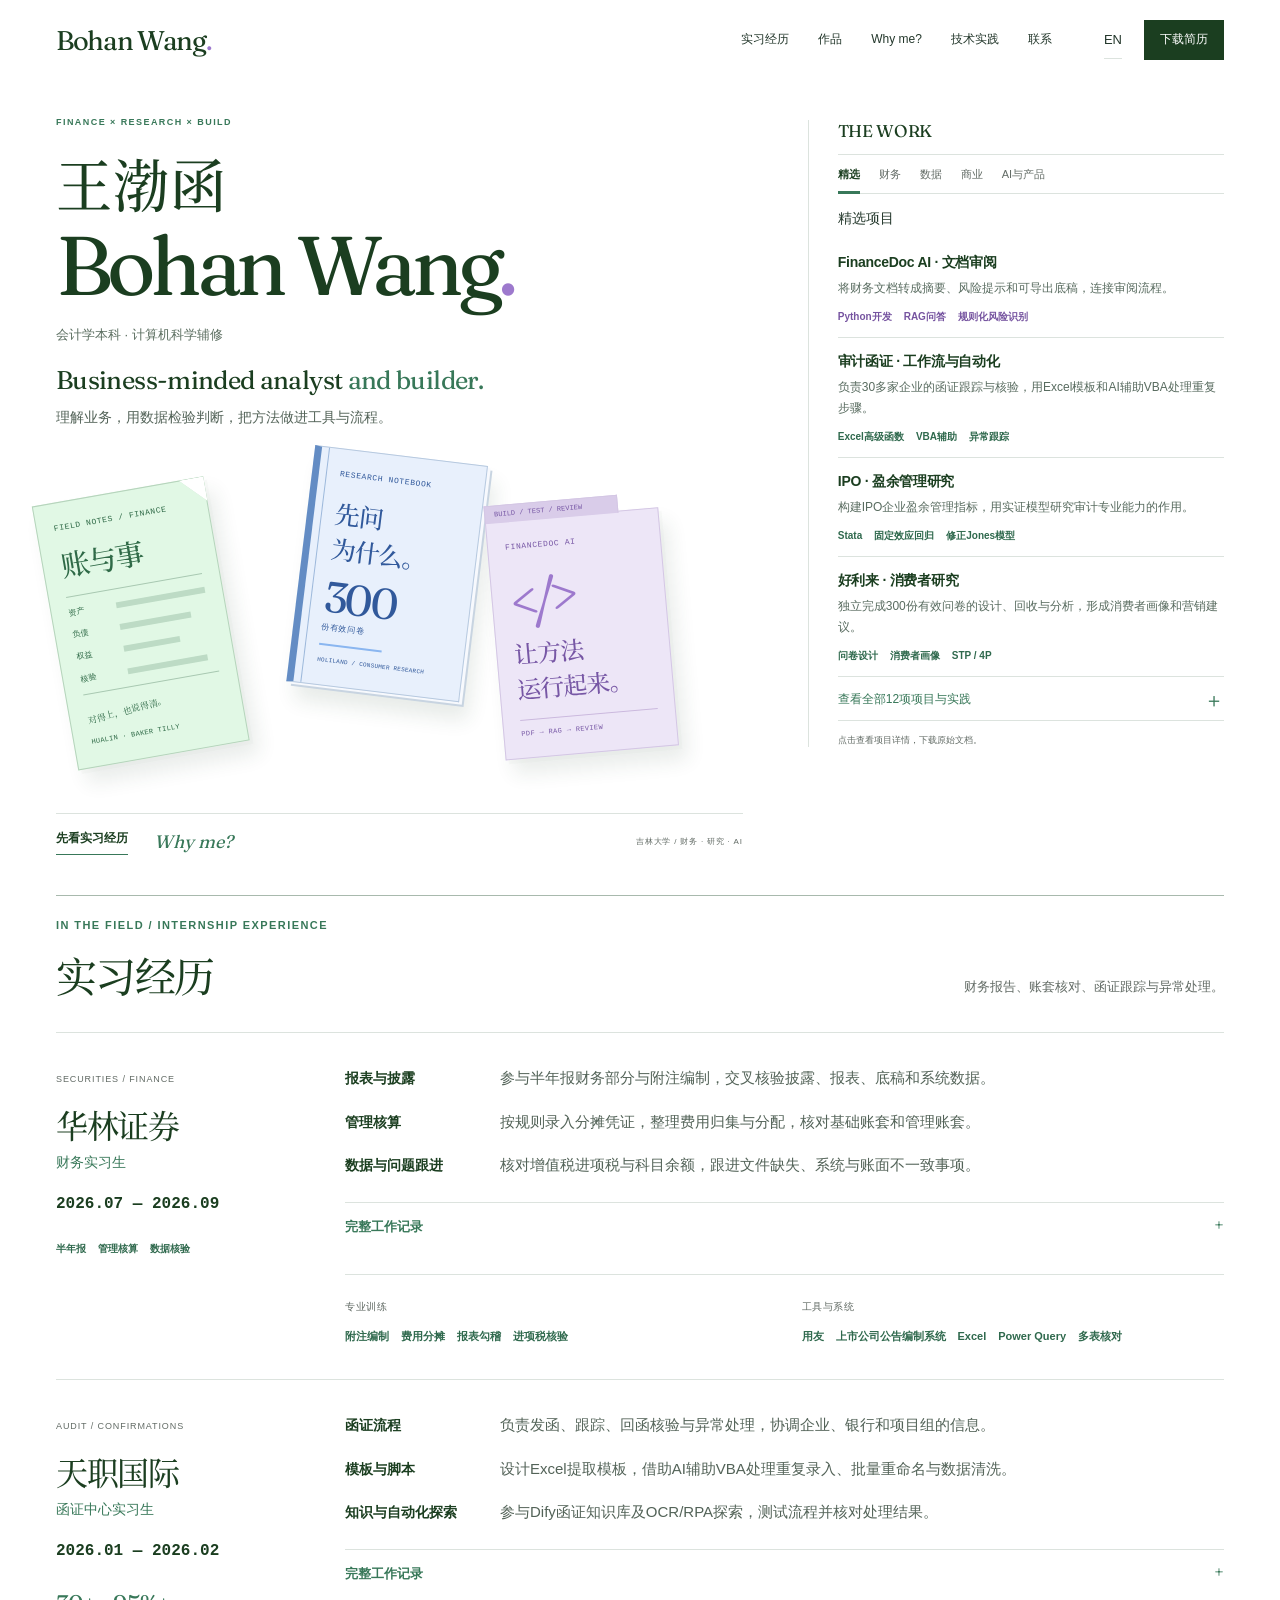
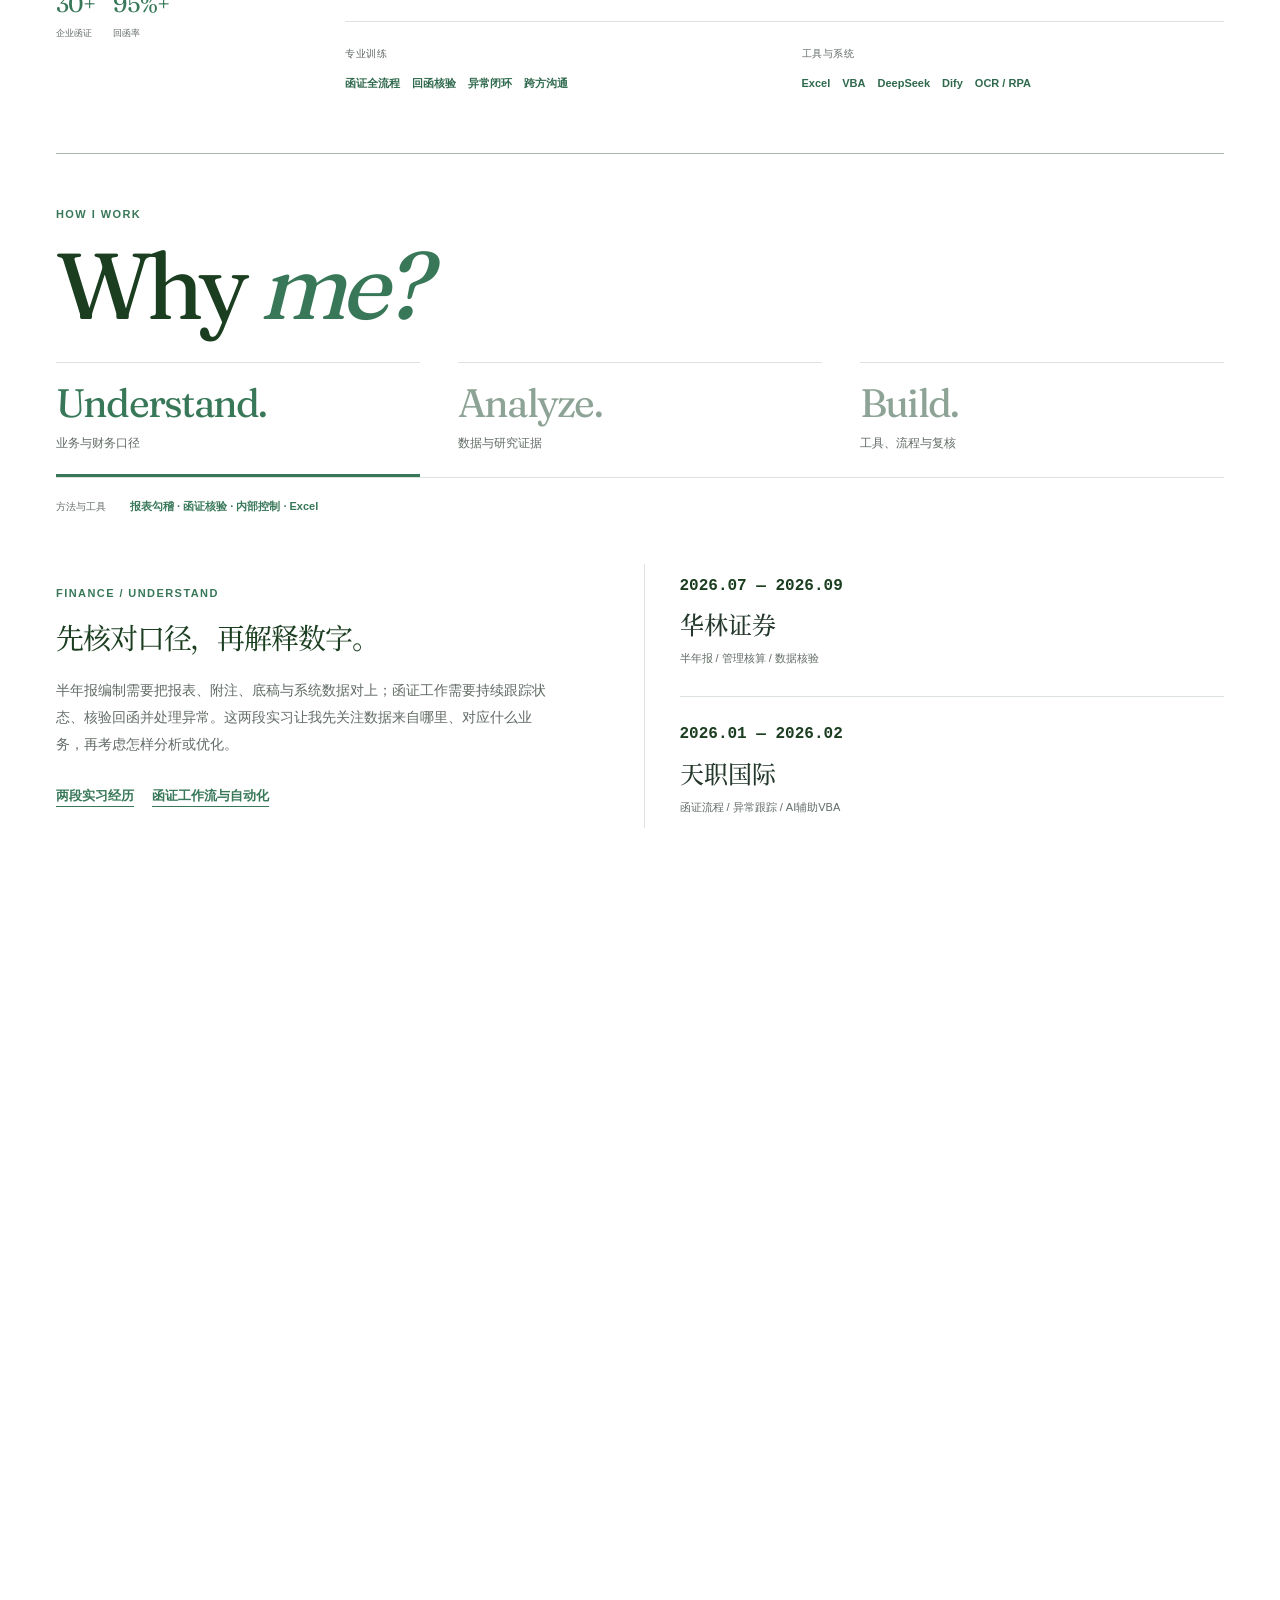
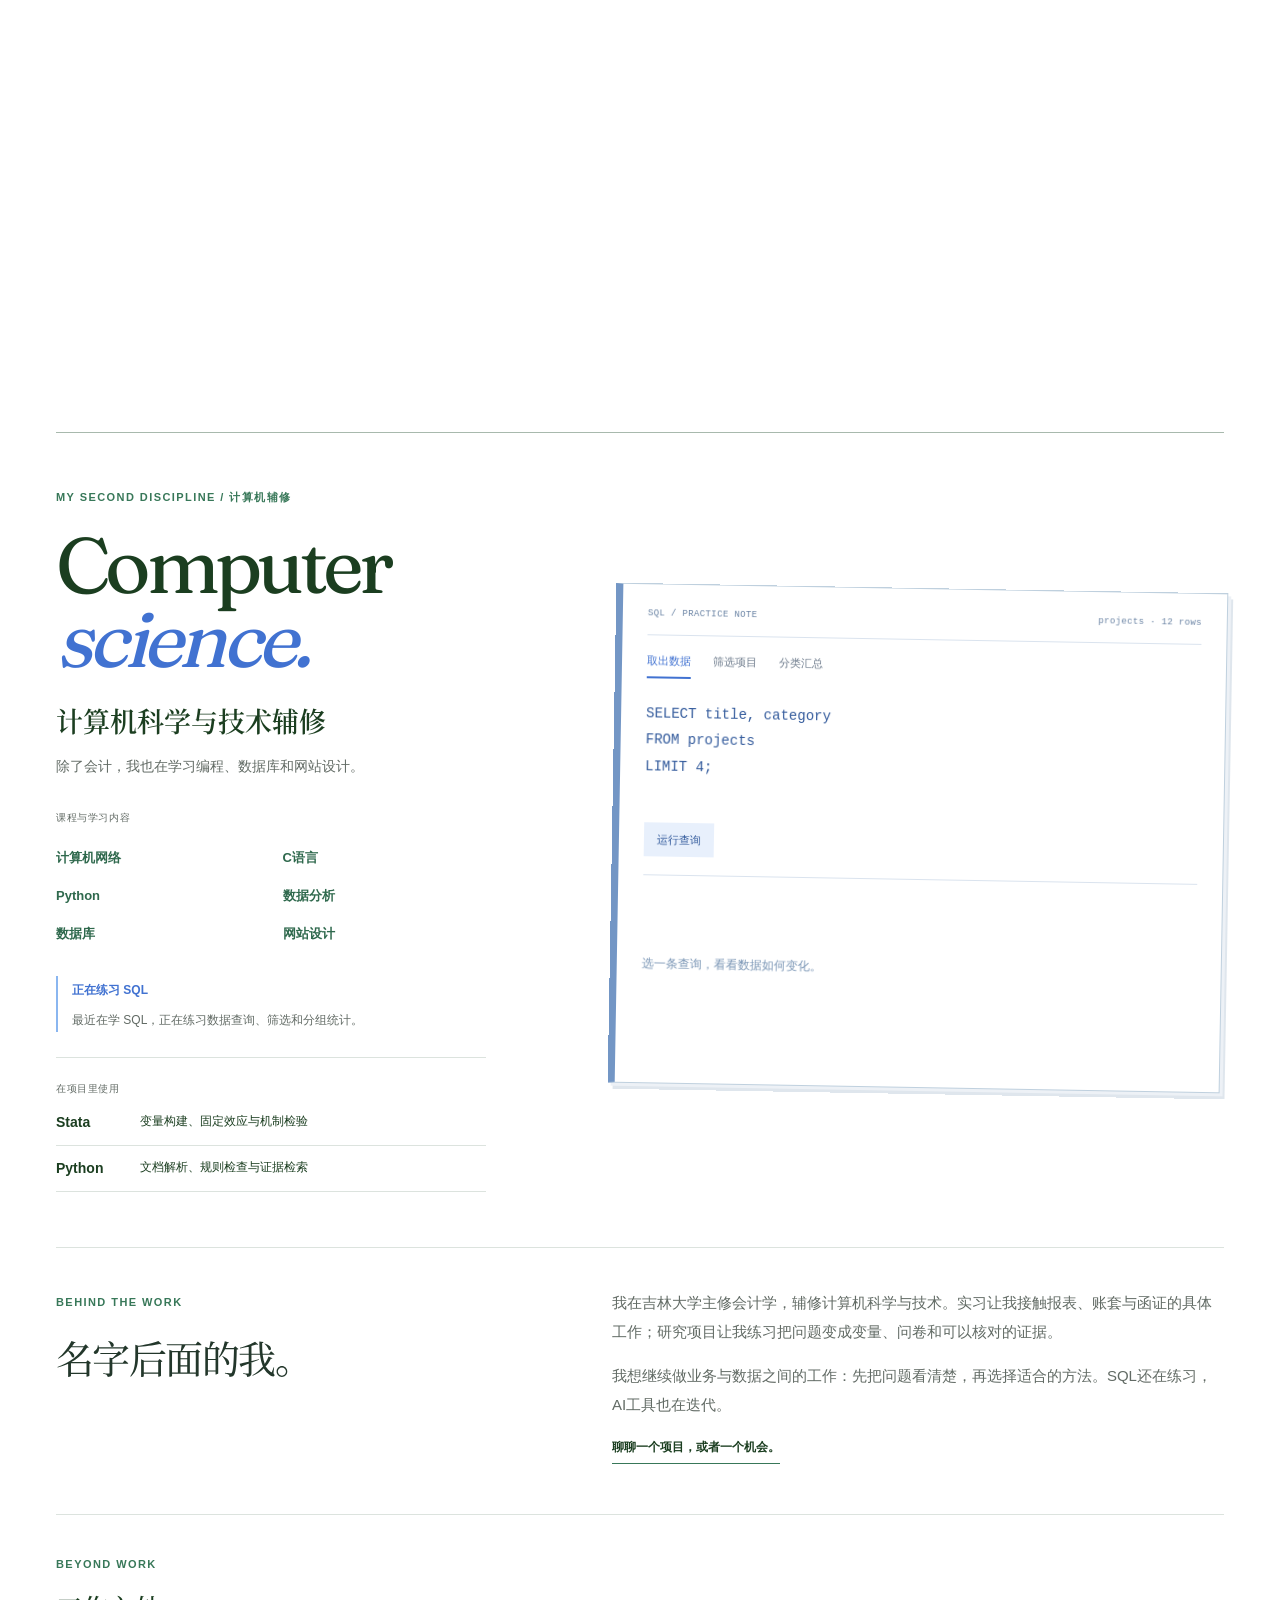
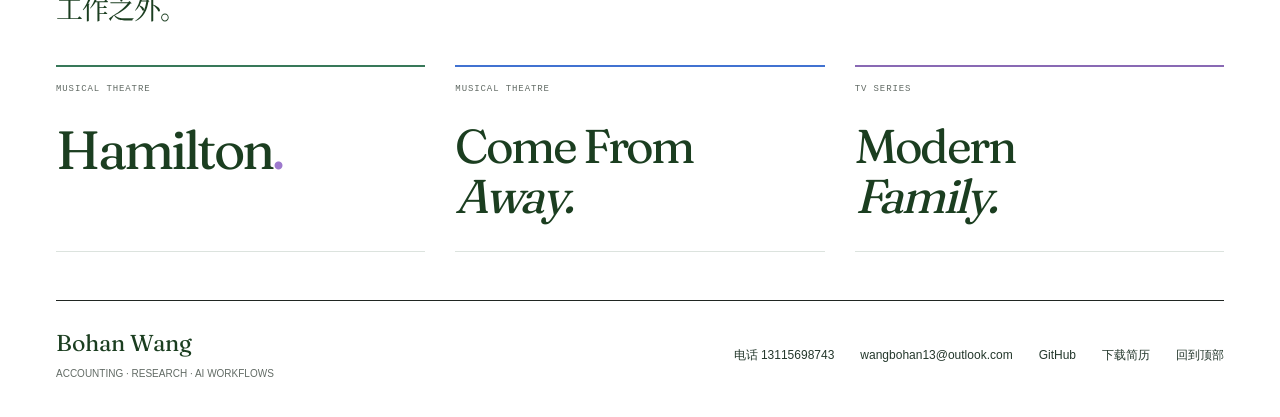
<file: index.html>
<!doctype html>
<html lang="zh-CN">
<head>
  <meta charset="utf-8">
  <meta name="viewport" content="width=device-width,initial-scale=1">
  <meta name="theme-color" content="#ffffff">
  <meta name="description" content="王渤函的项目与研究：会计、商业研究、消费者洞察与 AI 工作流。">
  <title>王渤函 — 研究与实践</title>
  <link rel="icon" href="data:image/svg+xml,%3Csvg xmlns='http://www.w3.org/2000/svg' viewBox='0 0 64 64'%3E%3Crect width='64' height='64' fill='%231b3e20'/%3E%3Ctext x='8' y='43' fill='white' font-family='Georgia' font-size='28'%3EBW%3C/text%3E%3C/svg%3E">
  <link rel="stylesheet" href="research-preview.css">
  <link rel="stylesheet" href="personal-home.css?rev=agi17">
  <link rel="stylesheet" href="method-study.css?rev=notes15">
  <script defer src="research-data.js?rev=agi16"></script>
  <script defer src="project-evidence.js?rev=agi16"></script>
  <script defer src="project-stories.js?rev=agi17"></script>
  <script defer src="project-files.js?rev=agi16"></script>
  <script defer src="internship-experience.js?rev=method13"></script>
  <script defer src="assets/alasql-4.21.0.min.js"></script>
  <script defer src="personal-notes.js?rev=notes15"></script>
  <script defer src="portfolio-direction.js?rev=notes14"></script>
  <script defer src="personal-home.js?rev=method13"></script>
  <script defer src="research-preview.js?rev=agi17"></script>
</head>
<body>
  <a class="skip" href="#main">Skip to content / 跳至内容</a>
  <header class="masthead" id="top"></header>
  <main id="main"></main>
  <footer id="footer"></footer>
  <noscript>请启用 JavaScript 以浏览项目目录。简历：<a href="assets/Bohan-Wang-CV-CN.pdf">中文 PDF</a> / <a href="assets/Bohan-Wang-CV-EN.pdf">English PDF</a></noscript>
</body>
</html>
</file>
<file: research-preview.css>
/* Palette sampled from the BCG exhibit supplied by the user, not inferred brand tokens. */
:root{--white:#fff;--ink:#202622;--muted:#626b65;--green:#387859;--deep:#1b3e20;--bright:#55bd6a;--mint:#e1f8e5;--soft-green:#d9f1e0;--blue:#4172d1;--soft-blue:#e8f0fc;--purple:#9d79cd;--soft-purple:#ede6f7;--line:#dce3de;--sans:"Trebuchet MS",Arial,"Microsoft YaHei","PingFang SC",sans-serif;--serif:Georgia,"Times New Roman",serif;--max:1400px}
*{box-sizing:border-box}html{scroll-behavior:smooth;scroll-padding-top:100px}body{margin:0;background:var(--white);color:var(--ink);font-family:var(--sans);font-size:16px;line-height:1.65;-webkit-font-smoothing:antialiased}a{color:inherit;text-decoration:none}button{font:inherit;color:inherit;cursor:pointer}button,a{-webkit-tap-highlight-color:transparent}button{border:0;background:none}a:focus-visible,button:focus-visible,summary:focus-visible{outline:3px solid var(--blue);outline-offset:5px}button:disabled{cursor:default}::selection{background:var(--soft-green);color:var(--deep)}.wrap{width:min(var(--max),calc(100% - 112px));margin-inline:auto}.skip{position:fixed;top:-90px;left:16px;z-index:50;background:var(--deep);color:#fff;padding:12px}.skip:focus{top:12px}.masthead{position:sticky;top:0;z-index:20;background:#fffffff5;border-bottom:1px solid var(--line)}.head-inner{height:80px;display:flex;align-items:center;justify-content:space-between;gap:24px}.brand{display:flex;align-items:center;gap:14px}.brand-mark{font:700 31px/.9 var(--serif);letter-spacing:-3px;color:var(--deep);padding-right:15px;border-right:1px solid #b7c3bb}.brand-name{font-size:17px;font-weight:700;letter-spacing:.035em}.brand-name small{display:block;font:10px/1.4 var(--sans);letter-spacing:.14em;font-weight:400}.head-nav{display:flex;gap:29px;align-items:center;margin-left:auto;margin-right:28px}.head-nav a{font-size:14px}.head-nav a:hover{color:var(--green)}.head-actions{display:flex;gap:22px;align-items:center}.lang-switch{font-size:13px;padding:8px 0;border-bottom:1px solid var(--line)}.cv-button{display:inline-flex;align-items:center;justify-content:space-between;gap:25px;background:var(--deep);color:white;padding:10px 19px;font-size:14px;font-weight:700;white-space:nowrap}.cv-button:hover{background:var(--green)}.arrow{display:inline-block;transition:transform .22s}.link-arrow:hover .arrow,.index-link:hover .arrow{transform:translate(3px,-3px)}.eyebrow{font-size:11px;letter-spacing:.13em;font-weight:700;color:var(--green);text-transform:uppercase;line-height:1.4}.intro{display:flex;justify-content:space-between;align-items:flex-end;gap:32px;padding-top:33px;padding-bottom:27px}.intro h1{font-size:37px;line-height:1.25;letter-spacing:-.045em;margin:7px 0 0;font-weight:600}.intro h1 em{font:400 42px/1 var(--serif);color:var(--green);margin-left:10px;letter-spacing:-.035em}.intro-note{max-width:365px;font-size:13px;color:var(--muted);margin:0 0 3px}.intro-note strong{color:var(--ink);font-weight:400;display:block;margin-bottom:4px}.work-toolbar{border-block:1px solid var(--line);display:flex;align-items:center;justify-content:space-between;gap:20px;min-height:53px}.filters{display:flex;gap:28px;align-self:stretch}.filter{position:relative;white-space:nowrap;font-size:13px;padding:14px 0;color:var(--muted)}.filter.active{color:var(--deep);font-weight:700}.filter.active::after{content:'';position:absolute;bottom:-1px;left:0;right:0;height:3px;background:var(--green)}.filter:hover{color:var(--green)}.work-count{font-size:11px;letter-spacing:.08em;color:var(--muted);white-space:nowrap}.project-stage{display:grid;grid-template-columns:minmax(0,1.42fr) minmax(320px,1fr);gap:48px;padding-top:26px;padding-bottom:37px;align-items:stretch}.feature{position:relative;min-width:0;display:flex;flex-direction:column}.feature-nav{display:flex;align-items:center;gap:23px;margin-bottom:20px}.feature-tab{font-size:11px;padding:0 0 6px;color:var(--muted);border-bottom:1px solid transparent}.feature-tab.active{color:var(--deep);font-weight:700;border-color:var(--deep)}.feature-topline{display:flex;justify-content:space-between;align-items:center;gap:20px}.feature-category{font-size:11px;letter-spacing:.1em;color:var(--green);font-weight:700;text-transform:uppercase}.feature-year{font-size:11px;color:var(--muted)}.feature h2{font-size:35px;font-weight:500;line-height:1.42;letter-spacing:-.045em;margin:10px 0 13px;color:var(--deep);max-width:740px}.feature-summary{font-size:14px;color:var(--muted);margin:0;max-width:620px;line-height:1.8}.feature-figure{margin:21px 0 0;border-block:1px solid var(--line);padding:18px 0 11px}.figure-top{display:flex;gap:16px;align-items:center;justify-content:space-between;margin-bottom:12px}.figure-title{font-size:13px;font-weight:700}.sample-tag{font-size:11px;color:var(--muted);white-space:nowrap}.metric-chart{display:grid;gap:12px}.chart-row{text-align:left;display:grid;grid-template-columns:143px 1fr 57px;gap:16px;align-items:center;padding:0;width:100%;border-radius:0}.chart-label{font-size:12px;line-height:1.5}.bar-track{height:31px;background:var(--pale);position:relative}.bar-fill{height:100%;width:var(--value);background:var(--color);transform-origin:left;animation:grow .8s cubic-bezier(.2,.7,.3,1) both;animation-delay:var(--delay,0s)}.chart-row:hover .bar-fill,.chart-row:focus-visible .bar-fill{filter:brightness(.92)}.chart-value{font:700 27px/1 var(--sans);letter-spacing:-.06em;color:var(--color)}.chart-footnote{font-size:10px;line-height:1.6;color:var(--muted);margin:11px 0 0}.chart-insight{font-size:12px;color:var(--deep);line-height:1.7;margin:12px 0 0;min-height:22px}.feature-bottom{display:flex;align-items:center;justify-content:space-between;gap:24px;margin-top:auto;padding-top:19px}.text-link{font-size:13px;display:inline-flex;align-items:center;gap:29px;font-weight:700;border-bottom:1px solid var(--green);padding-bottom:5px;color:var(--deep)}.feature-bottom .feature-meta{font-size:11px;color:var(--muted)}.project-index{border-left:1px solid var(--line);padding-left:31px;min-width:0}.index-heading{display:flex;justify-content:space-between;align-items:baseline;gap:16px;padding-bottom:11px;border-bottom:1px solid var(--ink)}.index-heading h2{font-size:17px;line-height:1.5;margin:0;font-weight:600}.index-heading span{font-size:10px;color:var(--muted);letter-spacing:.08em}.index-list{margin:0;padding:0;list-style:none}.index-link{display:grid;grid-template-columns:5px minmax(0,1fr) 20px;gap:13px;align-items:center;border-bottom:1px solid var(--line);padding:10px 0;line-height:1.5;transition:background .2s,padding .2s}.index-link:hover{background:#f7faf7;padding-left:9px;padding-right:7px}.index-color{height:18px;width:3px;background:var(--item-color)}.index-title{font-size:13px}.index-link .arrow{font-size:17px;color:var(--muted)}.index-note{font-size:10px;color:var(--muted);margin:13px 0 0;line-height:1.6}.index-empty{padding:24px 0}.section-divider{border-top:1px solid var(--ink)}.section-header{display:flex;justify-content:space-between;align-items:end;gap:24px;padding-top:36px;padding-bottom:25px}.section-header h2{font-size:29px;letter-spacing:-.035em;font-weight:500;margin:5px 0 0;line-height:1.4}.section-header p{font-size:13px;color:var(--muted);max-width:410px;margin:0}.readings{display:grid;grid-template-columns:repeat(3,1fr);gap:34px;padding-bottom:42px}.reading{display:block;min-width:0}.reading-graphic{height:175px;background:var(--pale);position:relative;padding:24px;overflow:hidden;display:flex;align-items:center;justify-content:center;color:var(--item-color)}.reading h3{font-size:19px;font-weight:500;line-height:1.55;letter-spacing:-.02em;margin:13px 0 7px}.reading p{font-size:13px;color:var(--muted);line-height:1.8;margin:0}.reading .eyebrow{display:block;margin-top:18px;font-size:10px}.reading:hover h3{color:var(--green)}.reading-graphic .large-stat{font:400 78px/.9 var(--serif);letter-spacing:-.07em}.large-stat small{display:block;font:11px/1.5 var(--sans);letter-spacing:.04em;margin-top:11px}.mini-bars{position:absolute;right:25px;bottom:24px;display:flex;gap:7px;align-items:end;height:90px}.mini-bars i{width:17px;background:currentColor;opacity:.4}.mini-bars i:nth-child(1){height:47%}.mini-bars i:nth-child(2){height:70%}.mini-bars i:nth-child(3){height:100%;opacity:.9}.matrix-art{width:100%;height:100%;position:relative;border-left:1px solid #4172d14d;border-bottom:1px solid #4172d14d}.matrix-art::before,.matrix-art::after{content:'';position:absolute;background:#4172d126}.matrix-art::before{width:100%;height:1px;top:50%}.matrix-art::after{height:100%;width:1px;left:50%}.matrix-art i{position:absolute;width:12px;height:12px;background:var(--blue);border-radius:50%}.matrix-art span{position:absolute;right:0;top:0;font:italic 26px var(--serif);color:var(--blue)}.flow-mini{display:flex;align-items:center;justify-content:center;gap:10px;width:100%}.flow-mini span{display:grid;place-items:center;width:65px;height:75px;background:white;border-top:3px solid var(--purple);font-size:12px}.flow-mini i{font-style:normal;font-size:20px}.experience-grid{display:grid;grid-template-columns:1fr 1fr;gap:52px;padding-bottom:42px}.experience-item{display:grid;grid-template-columns:95px 1fr;gap:22px}.experience-date{font-size:12px;color:var(--muted);padding-top:6px}.experience-item h3{font-size:24px;font-weight:500;letter-spacing:-.04em;line-height:1.3;margin:0 0 5px}.experience-role{font-size:13px;color:var(--green);margin:0 0 15px}.experience-item ul{margin:0;padding-left:17px;font-size:14px;line-height:1.85;color:#49534c}.experience-tools{font-size:11px;color:var(--muted);padding-top:15px;border-top:1px solid var(--line);margin:18px 0 0;line-height:1.8}.about-section{display:grid;grid-template-columns:1fr 1fr;gap:60px;padding-block:36px 45px}.about-section h2{font:400 45px/1.15 var(--serif);letter-spacing:-.04em;margin:5px 0 0;color:var(--deep)}.about-copy p{font-size:15px;line-height:1.95;margin:0 0 15px}.about-tags{font-size:12px;color:var(--green);line-height:2}.footer-inner{border-top:1px solid var(--ink);padding-block:28px 34px;display:flex;justify-content:space-between;align-items:center;gap:24px}.footer-name{font:400 23px var(--serif);color:var(--deep)}.footer-links{display:flex;flex-wrap:wrap;gap:26px;font-size:12px}.footer-meta{font-size:10px;color:var(--muted);margin-top:7px}.flow-figure{width:100%;height:164px;display:block}.flow-figure text{font-family:var(--sans);font-size:12px;fill:var(--ink)}.flow-figure .svg-label{font-size:10px;fill:var(--muted)}.workflow-steps{display:grid;grid-template-columns:repeat(4,1fr);gap:12px;margin:10px 0}.workflow-step{border-top:4px solid var(--purple);padding:15px 10px;background:var(--soft-purple);min-height:96px}.workflow-step b{font-size:13px;display:block;margin-bottom:6px}.workflow-step small{font-size:10px;color:var(--muted);line-height:1.5;display:block}.detail-breadcrumb{display:flex;justify-content:space-between;gap:20px;padding-block:25px;font-size:12px;color:var(--muted)}.detail-breadcrumb a{color:var(--green)}.detail-hero{display:grid;grid-template-columns:minmax(0,1fr) 260px;gap:60px;border-bottom:1px solid var(--ink);padding:13px 0 34px}.detail-title{font-size:44px;line-height:1.38;letter-spacing:-.04em;font-weight:500;color:var(--deep);margin:13px 0 20px;max-width:950px}.detail-deck{font-size:18px;color:var(--muted);line-height:1.85;margin:0;max-width:850px}.detail-meta{border-top:3px solid var(--item-color);padding-top:17px;align-self:start}.detail-meta dt{font-size:10px;letter-spacing:.1em;color:var(--muted);text-transform:uppercase;margin-top:17px}.detail-meta dt:first-child{margin-top:0}.detail-meta dd{font-size:13px;line-height:1.75;margin:6px 0 0}.resource-link{display:flex;justify-content:space-between;align-items:center;gap:12px;border-bottom:1px solid var(--line);padding:12px 0;color:var(--deep);font-size:12px;font-weight:700}.resource-link:hover{color:var(--blue)}.detail-layout{display:grid;grid-template-columns:178px minmax(0,1fr);gap:60px;padding-block:34px 50px}.contents{position:sticky;top:114px;align-self:start}.contents p{font-size:10px;letter-spacing:.1em;color:var(--muted);margin:0 0 15px}.contents a{display:block;font-size:12px;line-height:1.6;padding:8px 0;border-left:2px solid transparent;padding-left:12px;color:var(--muted)}.contents a.active{color:var(--green);border-color:var(--green);font-weight:700}.detail-content{min-width:0;max-width:1000px}.detail-section{scroll-margin-top:110px;padding-bottom:34px;margin-bottom:25px;border-bottom:1px solid var(--line)}.detail-section h2{font-size:28px;font-weight:500;letter-spacing:-.03em;margin:0 0 20px;line-height:1.45}.detail-section>p{font-size:17px;line-height:1.95;color:#445048;max-width:800px}.finding-grid{display:grid;grid-template-columns:repeat(3,1fr);gap:26px}.finding{border-top:3px solid var(--item-color);padding-top:17px}.finding h3{font-size:17px;margin:0 0 10px;font-weight:600;line-height:1.6}.finding p{font-size:14px;color:var(--muted);margin:0;line-height:1.85}.detail-chart{padding:28px;background:white;border:1px solid var(--line);margin:25px 0}.detail-chart .figure-title{font-size:19px;font-weight:500}.detail-chart .metric-chart{margin-top:25px;gap:22px}.detail-chart .chart-row{grid-template-columns:190px 1fr 70px}.detail-chart .bar-track{height:40px}.detail-chart .chart-value{font-size:33px}.detail-chart .chart-label{font-size:14px}.detail-chart .chart-footnote{font-size:11px;margin-top:22px}.detail-chart .flow-figure{height:220px}.detail-chart .workflow-step{padding:25px 15px}.detail-chart .workflow-step b{font-size:16px}.detail-chart .workflow-step small{font-size:12px}.chart-expand{font-size:11px;color:var(--green);text-decoration:underline;white-space:nowrap}.methods-pair{display:grid;grid-template-columns:1fr 1fr;gap:32px;margin-top:25px}.methods-pair div{border-top:1px solid var(--line);padding-top:20px}.methods-pair h3{font-size:13px;color:var(--green);margin:0 0 12px}.methods-pair p{font-size:15px;color:var(--muted);line-height:1.85;margin:0}.resource-block{background:#f6f9f7;padding:25px}.resource-block .resource-link{font-size:14px}.resource-note{font-size:12px;color:var(--muted);line-height:1.8}.related-grid{display:grid;grid-template-columns:1fr 1fr;gap:30px}.related-link{border-top:3px solid var(--item-color);padding:21px 0}.related-link h3{font-size:19px;line-height:1.6;font-weight:500;margin:7px 0 10px}.related-link>span{font-size:12px;color:var(--green)}.error-page{padding:70px 0}dialog.chart-dialog{width:min(1100px,calc(100% - 32px));max-height:90vh;border:0;padding:40px;color:var(--ink);overflow:auto}dialog::backdrop{background:#15251cd9}.dialog-close{display:block;margin:0 0 20px auto;font-size:13px;color:var(--green)}.chart-dialog .detail-chart{border:0;margin:0;padding:0}.dialog-heading{font-size:24px;font-weight:500;margin:0 0 20px}html[lang=en] .intro h1{font:400 54px/1.05 var(--serif);letter-spacing:-.045em}html[lang=en] .intro h1 em{font:inherit;color:var(--green);margin:0}html[lang=en] .feature h2{font:400 37px/1.15 var(--serif);letter-spacing:-.035em}html[lang=en] .index-title{font-size:12px}html[lang=en] .intro-note{max-width:380px}html[lang=en] .section-header h2,html[lang=en] .detail-section h2{font-family:var(--serif);font-size:34px;line-height:1.2}html[lang=en] .reading h3,html[lang=en] .related-link h3{font:400 26px/1.2 var(--serif);letter-spacing:-.025em}html[lang=en] .detail-title{font:400 clamp(40px,4.1vw,64px)/1.1 var(--serif);letter-spacing:-.045em}html[lang=en] .chart-label{font-size:11px}html[lang=en] .experience-item h3{font-family:var(--serif);font-size:29px}
@keyframes grow{from{transform:scaleX(.03)}to{transform:scaleX(1)}}
@media(min-width:1700px){.intro{padding-top:42px;padding-bottom:32px}.feature h2{font-size:42px}.feature-summary{font-size:16px}.project-stage{gap:65px}.index-link{padding-block:12px}.index-title{font-size:14px}.feature-figure{margin-top:27px;padding-top:23px}.bar-track{height:36px}.metric-chart{gap:18px}}
@media(max-width:1200px){.wrap{width:calc(100% - 64px)}.project-stage{gap:28px;grid-template-columns:minmax(0,1.2fr) minmax(310px,1fr)}.project-index{padding-left:24px}.head-nav{gap:20px;margin-right:10px}.head-actions{gap:15px}.chart-row{grid-template-columns:122px 1fr 47px;gap:10px}.feature h2{font-size:31px}.intro-note{max-width:330px}.detail-layout{gap:32px;grid-template-columns:150px minmax(0,1fr)}.detail-hero{gap:32px}.experience-grid{gap:30px}.experience-item{grid-template-columns:77px 1fr;gap:15px}}
@media(max-width:900px){.head-nav{display:none}.intro{align-items:flex-start}.intro h1{font-size:31px}.intro h1 em{display:block;font-size:30px;margin:8px 0 0}.intro-note{max-width:300px}.project-stage{grid-template-columns:minmax(0,1fr)}.feature{padding-bottom:12px}.project-index{border-left:0;padding-left:0}.index-list{display:grid;grid-template-columns:1fr 1fr;column-gap:28px}.index-link{min-height:55px}.index-note{font-size:11px}.feature h2{font-size:36px}.feature-figure{margin-block:20px}.chart-row{grid-template-columns:155px 1fr 60px}.readings{gap:24px}.reading-graphic{height:150px;padding:17px}.reading-graphic .large-stat{font-size:65px}.mini-bars{right:18px}.flow-mini{gap:5px}.flow-mini span{width:50px;font-size:10px}.flow-mini i{font-size:14px}.experience-grid{grid-template-columns:1fr}.detail-hero{grid-template-columns:1fr}.detail-meta{display:grid;grid-template-columns:1fr 1fr;gap:25px;margin:0}.detail-meta dt{margin-top:0}.detail-layout{grid-template-columns:1fr}.contents{position:relative;top:0;display:flex;gap:20px;flex-wrap:wrap;border-bottom:1px solid var(--line);padding-bottom:16px}.contents p{display:none}.contents a{border-left:0;border-bottom:2px solid transparent;padding:5px 0}.contents a.active{border-color:var(--green)}.detail-chart .chart-row{grid-template-columns:155px 1fr 60px}.about-section{gap:35px}.footer-inner{align-items:start}.footer-links{max-width:55%;justify-content:flex-end;gap:14px 20px}}
@media(max-width:600px){.wrap{width:calc(100% - 36px)}.head-inner{height:68px;gap:12px}.brand{gap:9px}.brand-mark{font-size:26px;padding-right:11px}.brand-name{font-size:14px}.brand-name small{font-size:8px}.head-actions{gap:12px}.cv-button{font-size:11px;padding:9px 11px;gap:12px}.lang-switch{font-size:11px}.intro{display:block;padding-top:25px;padding-bottom:21px}.intro h1{font-size:33px}.intro h1 em{display:inline;font-size:33px;margin-left:8px}.intro-note{font-size:12px;margin-top:16px;max-width:100%}.intro-note strong{display:inline}.intro-note strong::after{content:' / '}.filters{gap:19px;overflow:auto}.work-toolbar{display:block}.work-count{display:none}.filter{font-size:12px;padding-block:13px}.project-stage{padding-top:22px;gap:24px}.feature-nav{gap:25px;margin-bottom:21px}.feature h2{font-size:30px;line-height:1.4}.feature-summary{font-size:13px}.feature-bottom{padding-top:5px}.feature-meta{max-width:50%;text-align:right}.figure-top{align-items:start}.figure-title{font-size:12px;max-width:72%}.sample-tag{font-size:10px}.chart-row{grid-template-columns:113px 1fr 46px;gap:9px}.chart-label{font-size:11px}.chart-value{font-size:24px}.bar-track{height:28px}.index-list{display:block}.index-link{min-height:47px;padding-block:12px}.index-title{font-size:14px}.section-header{padding-top:27px;display:block}.section-header h2{font-size:26px}.section-header p{margin-top:12px;font-size:12px}.readings{grid-template-columns:1fr;gap:26px}.reading{display:grid;grid-template-columns:115px 1fr;column-gap:18px}.reading-graphic{grid-row:1/4;height:150px;padding:13px}.reading .eyebrow{margin-top:0;font-size:9px}.reading h3{font-size:17px;margin:7px 0}.reading p{font-size:12px}.reading-graphic .large-stat{font-size:50px}.large-stat small{font-size:8px}.mini-bars{display:none}.matrix-art span{font-size:16px}.flow-mini{flex-direction:column;gap:4px}.flow-mini span{width:70px;height:28px;border-top-width:2px}.flow-mini i{display:none}.experience-item{grid-template-columns:66px 1fr;gap:15px}.experience-date{font-size:10px}.experience-item h3{font-size:23px}.experience-item ul{font-size:13px}.about-section{grid-template-columns:1fr;gap:22px;padding-block:27px}.about-section h2{font-size:37px}.about-copy p{font-size:14px}.footer-inner{display:block}.footer-links{max-width:none;justify-content:flex-start;margin-top:19px;font-size:11px;gap:14px}.detail-breadcrumb{font-size:10px;padding-block:22px}.detail-title{font-size:32px}.detail-deck{font-size:16px}.detail-hero{padding-top:4px}.detail-meta{grid-template-columns:1fr;gap:17px}.detail-layout{padding-top:20px;gap:25px}.contents{gap:15px}.contents a{font-size:11px}.detail-section h2{font-size:25px}.finding-grid{grid-template-columns:1fr;gap:20px}.finding{padding-top:13px}.finding h3{font-size:17px}.detail-section>p{font-size:15px}.detail-chart{padding:16px 12px;margin-inline:-4px}.detail-chart .figure-title{font-size:15px}.detail-chart .chart-row{grid-template-columns:101px 1fr 44px;gap:8px}.detail-chart .chart-label{font-size:11px}.detail-chart .bar-track{height:31px}.detail-chart .chart-value{font-size:24px}.detail-chart .chart-footnote{font-size:10px}.methods-pair{grid-template-columns:1fr;gap:24px}.related-grid{grid-template-columns:1fr}.resource-block{padding:20px}.workflow-steps{grid-template-columns:1fr 1fr}.workflow-step{min-height:88px}.detail-chart .workflow-step{padding:15px 10px}.detail-chart .workflow-step b{font-size:13px}.detail-chart .workflow-step small{font-size:11px}.flow-figure,.detail-chart .flow-figure{height:auto;aspect-ratio:600/180}dialog.chart-dialog{padding:20px}.dialog-heading{font-size:20px}html[lang=en] .intro h1{font-size:43px}html[lang=en] .feature h2{font-size:34px}html[lang=en] .index-title{font-size:13px}html[lang=en] .reading h3{font-size:21px}html[lang=en] .detail-title{font-size:39px}html[lang=en] .chart-label{font-size:10px}}
.chart-value{color:var(--value-ink,var(--color))}.market-art{text-align:center;color:var(--blue)}.market-art>span{font:italic 43px/1.1 var(--serif);letter-spacing:-.045em;white-space:nowrap}.market-art i{font-size:28px;font-weight:400;opacity:.55;margin-inline:10px}.market-art small{display:block;font-size:9px;letter-spacing:.08em;margin-top:16px}.detail-meta .resource-link{font-size:13px}.detail-meta .resource-link small{font-size:10px}
@media(min-width:901px){.index-link{padding-block:8px}}
@media(min-width:1700px){.index-link{padding-block:8px}}
@media(max-width:600px){html[lang=zh-CN] .intro h1 em{display:block;white-space:nowrap;margin:7px 0 0}.market-art>span{font-size:21px;white-space:normal}.market-art i{font-size:16px;margin-inline:2px}.market-art small{font-size:7px;margin-top:13px;line-height:1.8}}
@media(prefers-reduced-motion:reduce){html{scroll-behavior:auto}*,*::before,*::after{animation:none!important;transition:none!important}}
@media print{.masthead,.contents,.chart-expand,.head-actions,.feature-nav,.filters{display:none}body{font-size:11pt}.wrap{width:100%}.detail-layout{display:block}.detail-hero{grid-template-columns:1fr}.detail-section{break-inside:avoid}.detail-meta{display:block}.footer-inner{margin-top:20px}a{color:#000}}
</file>
<file: personal-home.css>
@font-face{font-family:Fraunces;src:url('assets/Fraunces.woff2') format('woff2');font-weight:100 900;font-display:swap}
@font-face{font-family:PersonalCN;src:url('assets/PortfolioSerifCN.woff2?rev=agi17') format('woff2');font-weight:200 900;font-display:swap}
:root{--personal-serif:Fraunces,Georgia,serif;--personal-cn:PersonalCN,'Songti SC',serif}
.personal-presentation{color:#23372b}
.personal-presentation .masthead{border-bottom:0;background:#fffffff2}
.personal-presentation .brand-mark{display:none}
.personal-presentation .brand-name{font:550 27px/1 var(--personal-serif);letter-spacing:-.05em;color:var(--deep)}
.signature-dot{color:var(--purple)}
.personal-presentation .head-nav a{font-size:12px}
.personal-presentation .cv-button{font-size:12px;padding:10px 16px;font-weight:400}
.personal-presentation .footer-name{font-family:var(--personal-serif)}
.personal-opening{display:grid;grid-template-columns:minmax(0,1.65fr) minmax(330px,1fr);gap:65px;padding:36px 0 40px;align-items:start}
.personal-intro{min-width:0}
.identity-top{display:flex;justify-content:space-between;align-items:center;gap:16px}
.identity-top .eyebrow{font-size:9px;letter-spacing:.16em}
.now-link{font-size:11px;color:var(--blue);border-bottom:1px dotted #8ab6f0;padding-bottom:3px;white-space:nowrap}
.personal-name{margin:19px 0 16px;color:var(--deep);font-weight:500;letter-spacing:-.06em}
.personal-name>[lang=zh-CN]{display:block;font:500 clamp(47px,4.4vw,68px)/1.25 var(--personal-cn);letter-spacing:.015em}
.personal-name>[lang=en]{display:block;font:550 clamp(75px,6.9vw,108px)/.98 var(--personal-serif);letter-spacing:-.065em;margin-top:7px}
.personal-name i{font-style:normal;color:var(--purple)}
.personal-description{font-size:13px;color:#5b6e60;line-height:1.9;margin:0;max-width:600px}
.object-workbench{height:318px;position:relative;max-width:820px;margin-top:19px;perspective:1100px}
.work-object{position:absolute;width:clamp(152px,13.6vw,196px);color:var(--deep);transform:rotate(var(--tilt));transform-origin:50% 85%;transition:transform .45s cubic-bezier(.2,.8,.2,1);z-index:1}
.finance-object{left:2%;top:35px;--tilt:-10deg}
.research-object{left:34%;top:1px;--tilt:7deg}
.build-object{left:65%;top:44px;--tilt:-5deg}
.work-object:hover,.work-object:focus-visible{transform:translateY(-13px) rotate(0deg);z-index:4}
.artifact-page{position:relative;display:block;min-height:220px;box-shadow:3px 4px 0 #d3d8d124,8px 15px 19px #28483219;transition:box-shadow .4s;padding:19px 17px;text-align:left}
.work-object:hover .artifact-page{box-shadow:4px 6px 0 #d3d8d140,11px 22px 22px #28483226}
.paper-top{font:8px/1.4 'Courier New',monospace;letter-spacing:.08em;display:block}
.ledger-page{background:#e1f8e5;border:1px solid #b6d4bc;color:#2f6a47;padding-right:17px}
.paper-corner{position:absolute;top:-1px;right:-1px;width:25px;height:25px;background:white;clip-path:polygon(0 0,100% 0,100% 100%)}
.paper-corner::after{content:'';position:absolute;inset:0;background:#bcdcc5;clip-path:polygon(0 0,0 100%,100% 100%)}
.ledger-heading{display:block;font:500 29px/1.1 var(--personal-cn);margin-top:16px;margin-bottom:16px;letter-spacing:-.05em}
.ledger-table{display:grid;grid-template-columns:40px 1fr;gap:9px 8px;font-size:8px;border-block:1px solid #a9c9b2;padding-block:9px}
.ledger-table i{height:6px;background:#bddbc5;margin-top:4px;position:relative}
.ledger-table i:nth-of-type(2){width:80%}.ledger-table i:nth-of-type(3){width:63%}.ledger-table i:last-of-type{width:90%}
.ledger-stamp{font-size:9px;display:block;transform:rotate(-5deg);padding:4px 0;margin-top:9px;font-family:var(--personal-cn)}
.page-foot{display:block;font:7px/1.6 'Courier New',monospace;letter-spacing:.04em;margin-top:10px}
.research-book{background:#e8f0fc;color:#31599b;border:1px solid #b7c9df;border-left:7px solid #638cc4;padding-left:21px;min-height:237px;box-shadow:3px 2px 0 #f7f9fd,5px 4px 0 #c8d4e1,10px 17px 20px #2848321c}
.book-binding{position:absolute;left:7px;top:0;bottom:0;width:1px;background:#9db8db}
.research-heading{font:500 25px/1.45 var(--personal-cn);display:block;margin:15px 0 8px;letter-spacing:-.035em}
.research-number{display:block;font:500 43px/1 var(--personal-serif);letter-spacing:-.06em}
.research-number>span{display:block;font:8px/1.6 var(--sans);letter-spacing:.1em;margin-top:4px}
.research-underline{display:block;width:63px;height:2px;background:#8ab6f0;margin:10px 0}
.research-book .page-foot{font-size:6px}
.tool-folder{background:#ede6f7;color:#7757a5;border:1px solid #d4c7e4;min-height:215px;margin-top:17px;padding-top:20px}
.folder-tab{position:absolute;top:-17px;left:-1px;min-width:78%;height:18px;background:#d9cce9;border:1px solid #d4c7e4;border-bottom:0;font:7px/17px 'Courier New',monospace;padding-left:9px}
.code-mark{display:block;font:400 55px/1 var(--personal-serif);letter-spacing:-.13em;transform:rotate(-5deg);margin:18px 0 12px;color:#9d79cd}
.tool-heading{font:500 24px/1.45 var(--personal-cn);display:block;letter-spacing:-.04em}
.tool-chain{display:block;font:7px/1.5 'Courier New',monospace;letter-spacing:.05em;border-top:1px solid #cbb9de;margin-top:13px;padding-top:8px}
.object-caption{display:flex;justify-content:center;align-items:center;gap:13px;text-align:center;font-size:11px;margin-top:14px}
.workbench-scribble{position:absolute;left:36%;bottom:-3px;color:var(--green);font:italic 13px/1.4 var(--personal-cn);transform:rotate(-3deg);white-space:nowrap}
.personal-intro-bottom{display:flex;justify-content:space-between;align-items:center;gap:20px;margin-top:28px;border-top:1px solid var(--line);padding-top:15px}
.why-anchor{font:italic 21px/1 var(--personal-serif);display:inline-flex;gap:29px;align-items:center;color:var(--green)}
.why-anchor>span{font:12px var(--sans)}
.personal-intro-bottom>span{font-size:8px;letter-spacing:.1em;color:var(--muted)}
.personal-catalog{border-left:1px solid var(--line);padding-left:29px;margin-top:4px;min-width:0}
.catalog-kicker{display:flex;justify-content:space-between;align-items:center;font-size:9px;letter-spacing:.1em;color:var(--muted);margin-bottom:13px}
.catalog-kicker>span:first-child{font:500 17px var(--personal-serif);letter-spacing:-.02em;color:var(--deep)}
.personal-filters{gap:19px;display:flex;align-items:center;border-block:1px solid var(--line);margin-bottom:14px}
.personal-filters .filter{padding:10px 0;font-size:11px}
.personal-index .index-heading{border-bottom:0;padding-bottom:10px}
.personal-index .index-heading h2{font-size:14px;font-weight:400}
.personal-index .index-heading>span{font-size:8px}
.personal-index .index-link{padding-block:9px;gap:11px}
.personal-index .index-title{font-size:12px}
.personal-index .index-color{height:15px;width:2px}
.personal-index .index-note{font-size:9px}
.personal-index .index-link:hover{background:var(--soft-green);padding-left:9px}
.catalog-note{font-size:10px;color:var(--green);display:block;margin-top:20px;line-height:1.7}
.why-section{border-top:1px solid #a8b9ad;padding-top:46px;padding-bottom:50px}
.why-heading{display:flex;align-items:end;justify-content:space-between;gap:30px;margin-bottom:30px}
.why-heading h2{font:500 clamp(67px,7.3vw,110px)/1 var(--personal-serif);letter-spacing:-.065em;margin:12px 0 0;color:var(--deep)}
.why-heading h2 em{font-weight:400;color:var(--green)}
.why-choices{display:grid;grid-template-columns:repeat(3,1fr);border-bottom:1px solid var(--line);gap:38px}
.why-choice{text-align:left;position:relative;padding:20px 25px 20px 0;border-top:1px solid var(--line);border-bottom:3px solid transparent;transition:color .2s,border-color .2s}
.why-choice.active{border-bottom-color:var(--green)}
.why-choice:nth-child(2).active{border-bottom-color:var(--blue)}
.why-choice:nth-child(3).active{border-bottom-color:var(--purple)}
.why-choice strong{display:block;font:500 37px/1 var(--personal-serif);letter-spacing:-.045em;color:#8da395}
.why-choice.active strong{color:var(--green)}
.why-choice:nth-child(2).active strong{color:var(--blue)}
.why-choice:nth-child(3).active strong{color:#8969b4}
.why-choice>span{display:block;font-size:12px;margin-top:11px;color:var(--muted)}
.why-evidence{display:grid;grid-template-columns:1fr 1.08fr;gap:50px;align-items:center;padding-top:38px;min-height:320px}
.proof-copy h3{font:450 28px/1.6 var(--personal-cn);letter-spacing:-.04em;margin:10px 0 17px;color:var(--deep)}
.proof-copy>p{font-size:14px;color:var(--muted);line-height:1.95;margin:0;max-width:500px}
.proof-links{display:flex;gap:18px;flex-wrap:wrap;margin-top:22px}
.proof-links a{font-size:12px;color:var(--green);border-bottom:1px solid #a0bba8;padding-bottom:3px}
.proof-visual{margin:0;min-width:0}
.proof-field{padding:10px 0 10px 35px;border-left:1px solid var(--line)}
.proof-field article+article{margin-top:27px;padding-top:25px;border-top:1px solid var(--line)}
.proof-field time{font:10px 'Courier New',monospace;display:block;color:var(--muted);margin-bottom:7px}
.proof-field strong{font:500 24px/1.5 var(--personal-cn);display:block}
.proof-field span{font-size:11px;color:var(--muted);display:block;margin-top:7px;line-height:1.8}
.proof-chart{padding:23px;background:#f6fbf7}
.proof-chart .chart-row{grid-template-columns:136px 1fr 49px;gap:12px}
.proof-chart .bar-track{height:26px}
.proof-chart .chart-value{font-size:25px}
.proof-chart .chart-label{font-size:11px}
.proof-workflow{border-left:1px solid var(--line);padding-left:35px}
.proof-workflow .workflow-steps{gap:8px}
.proof-workflow .workflow-step{padding:18px 10px;min-height:118px}
.learning-section{padding:50px 0 55px;border-top:1px solid #a8b9ad;display:grid;grid-template-columns:.88fr 1.12fr;gap:75px;align-items:center}
.learning-copy h2{font:500 clamp(63px,6.8vw,98px)/.95 var(--personal-serif);letter-spacing:-.06em;margin:19px 0 24px;color:var(--deep)}
.learning-copy h2 em{font-weight:400;color:var(--blue)}
.learning-copy h3{font:450 25px/1.5 var(--personal-cn);margin:0 0 12px}
.learning-copy>p{font-size:14px;line-height:1.95;color:var(--muted);max-width:360px;margin:0 0 18px}
.learning-note{font-size:10px;color:var(--muted);border-bottom:1px dotted #a6b4ac;padding-bottom:6px}
.sql-notebook{border:1px solid #bfd0de;border-left:7px solid #7396c5;background:white;box-shadow:3px 3px 0 #edf1f6,5px 6px 0 #dfe6ed;transform:rotate(1deg);padding:23px 25px;min-width:0;transition:transform .4s}
.sql-notebook:hover,.sql-notebook:focus-within{transform:rotate(0deg)}
.notebook-top{display:flex;justify-content:space-between;gap:20px;align-items:center;font:9px/1.5 'Courier New',monospace;color:#6882a3;letter-spacing:.04em;border-bottom:1px solid #dae3ee;padding-bottom:13px}
.sql-modes{display:flex;gap:22px;margin-top:16px}
.sql-mode{font-size:11px;padding:0 0 7px;border-bottom:2px solid transparent;color:#6c7a8b}
.sql-mode.active{color:var(--blue);border-color:var(--blue)}
.sql-code{font:14px/1.9 'Courier New',monospace;color:#31599b;margin:22px 0;white-space:pre-wrap;overflow-wrap:anywhere;min-height:100px;tab-size:2}
.sql-code code{font:inherit}
.sql-actions{display:flex;gap:20px;align-items:center;padding-bottom:18px;border-bottom:1px solid #dae3ee}
.sql-run{font-size:11px;padding:8px 13px;background:var(--soft-blue);color:#31599b;white-space:nowrap}
.sql-run>span{margin-left:16px}
.sql-run:hover{background:#d3e3f6}
.sql-status{font-size:9px;line-height:1.6;color:var(--muted)}
.sql-output{min-height:170px;margin-top:14px}
.sql-empty{display:flex;align-items:center;gap:19px;min-height:150px;color:#7894b4}
.sql-empty>span{font:40px var(--personal-serif)}
.sql-empty p{font-size:12px;line-height:1.8;margin:0}
.result-heading{display:flex;justify-content:space-between;font:9px/1.5 'Courier New',monospace;color:#6882a3;margin-bottom:8px}
.sql-table-scroll{overflow-x:auto}
.sql-table{width:100%;border-collapse:collapse;font-size:10px;text-align:left;table-layout:auto}
.sql-table th{font:10px/1.6 'Courier New',monospace;color:#31599b;border-bottom:1px solid #bfd0de;padding:8px;font-weight:700}
.sql-table td{border-bottom:1px solid #e5ebf2;padding:8px;line-height:1.6;color:#576a81;overflow-wrap:anywhere}
.personal-home>#experience{padding-top:15px}
.personal-home .section-header h2{font-family:var(--personal-cn);font-size:32px;line-height:1.5;font-weight:450}
.personal-home .experience-item h3{font-family:var(--personal-cn);font-weight:450;font-size:26px}
.personal-about{display:grid;grid-template-columns:.88fr 1.12fr;gap:75px;padding:40px 0 50px;border-top:1px solid var(--line)}
.personal-about h2{font:450 38px/1.5 var(--personal-cn);letter-spacing:-.04em;margin:13px 0 0}
.personal-about>div>p{font-size:15px;color:var(--muted);line-height:1.95;margin:0 0 14px}
.personal-about .text-link{font-size:12px;margin-top:5px}
.personal-presentation .detail-title{font-family:var(--personal-cn);font-weight:450}
.personal-presentation .detail-section h2{font-family:var(--personal-cn);font-weight:450}
html[lang=en] .personal-presentation .detail-title{font-family:var(--personal-serif);font-weight:500}
html[lang=en] .personal-presentation .detail-section h2{font-family:var(--personal-serif)}
html[lang=en] .ledger-heading{font-family:var(--personal-serif);font-size:27px}
html[lang=en] .ledger-stamp{font:7px 'Courier New',monospace}
html[lang=en] .research-heading,html[lang=en] .tool-heading{font-family:var(--personal-serif);font-size:25px;line-height:1.16}
html[lang=en] .proof-copy h3{font:500 35px/1.2 var(--personal-serif);letter-spacing:-.03em}
html[lang=en] .learning-copy h3{font:500 29px/1.2 var(--personal-serif)}
html[lang=en] .personal-about h2{font:500 45px/1.2 var(--personal-serif)}
html[lang=en] .personal-home .section-header h2,html[lang=en] .personal-home .experience-item h3,html[lang=en] .proof-field strong{font-family:var(--personal-serif)}
html[lang=en] .personal-index .index-title{font-size:11px}
@media(min-width:1700px){.personal-opening{gap:80px}.personal-catalog{padding-left:35px}.personal-index .index-title{font-size:13px}.personal-index .index-link{padding-block:10px}.personal-description{font-size:15px}.object-workbench{height:338px}.artifact-page{min-height:238px}.research-book{min-height:253px}.tool-folder{min-height:226px}.work-object{width:196px}.build-object{top:57px}.research-heading{font-size:27px}.tool-heading{font-size:26px}.personal-intro-bottom{margin-top:22px}}
@media(max-width:1200px){.personal-opening{grid-template-columns:minmax(0,1.55fr) minmax(300px,1fr);gap:35px;padding-top:28px}.personal-catalog{padding-left:24px}.personal-filters{gap:13px}.identity-top{align-items:start}.identity-top .eyebrow{font-size:8px;max-width:230px;line-height:1.7}.work-object{width:152px}.artifact-page{padding:16px 13px;min-height:210px}.research-book{padding-left:20px;min-height:226px}.tool-folder{min-height:207px}.ledger-heading{font-size:26px}.research-heading{font-size:23px}.tool-heading{font-size:22px}.object-workbench{height:303px}.build-object{left:65%;top:45px}.personal-name>[lang=en]{font-size:76px}.personal-name>[lang=zh-CN]{font-size:49px}.workbench-scribble{font-size:11px;left:31%}.why-evidence{gap:35px}.learning-section,.personal-about{gap:45px}.proof-chart{padding:18px}.proof-chart .chart-row{grid-template-columns:120px 1fr 43px;gap:8px}.why-choice strong{font-size:33px}.sql-notebook{padding:20px}.head-nav{gap:21px}}
@media(max-width:1000px) and (min-width:901px){.work-object{width:131px}.artifact-page{padding:14px 11px;min-height:195px}.research-book{min-height:211px;padding-left:17px}.tool-folder{min-height:196px}.research-heading{font-size:21px}.tool-heading{font-size:21px}.paper-top{font-size:6px}.ledger-stamp{font-size:7px}.personal-name>[lang=en]{font-size:65px}.personal-catalog{padding-left:18px}.personal-filters{gap:10px}.personal-index .index-title{font-size:11px}.personal-intro-bottom>span{font-size:7px}.personal-description{font-size:12px}.object-workbench{height:284px}.workbench-scribble{left:23%}.proof-chart .chart-row{grid-template-columns:100px 1fr 39px}.proof-chart .chart-label{font-size:10px}}
@media(max-width:900px){.personal-opening{grid-template-columns:1fr;padding-top:25px;gap:40px}.personal-name>[lang=en]{font-size:100px}.personal-name>[lang=zh-CN]{font-size:59px}.identity-top .eyebrow{max-width:none;font-size:9px}.personal-description{font-size:14px}.object-workbench{height:338px;max-width:690px;margin:25px auto 0}.work-object{width:180px}.artifact-page{min-height:225px;padding:20px 17px}.research-book{min-height:244px;padding-left:24px}.tool-folder{min-height:225px}.research-heading{font-size:27px}.tool-heading{font-size:25px}.paper-top{font-size:8px}.personal-intro-bottom>span{font-size:9px}.workbench-scribble{font-size:13px;bottom:-4px;left:36%}.personal-catalog{border-left:0;padding-left:0}.personal-filters{gap:25px}.personal-filters .filter{font-size:12px}.personal-index .index-list{grid-template-columns:1fr 1fr;display:grid;gap:0 30px}.personal-index .index-link{min-height:44px}.personal-index .index-title,html[lang=en] .personal-index .index-title{font-size:12px}.catalog-note{font-size:12px;margin-top:15px}.why-heading h2{font-size:85px}.why-evidence{grid-template-columns:1fr;gap:28px;min-height:0}.proof-copy>p{max-width:650px}.proof-field{padding:20px 25px;background:#f5faf6;border-left:3px solid var(--green);display:grid;grid-template-columns:1fr 1fr;gap:27px}.proof-field article+article{border-top:0;border-left:1px solid var(--line);padding:0 0 0 25px;margin:0}.proof-copy h3 br{display:none}.proof-chart{max-width:650px}.proof-workflow{padding:0;border-left:0}.proof-chart .chart-row{grid-template-columns:160px 1fr 55px;gap:15px}.why-choice strong{font-size:32px}.learning-section{gap:30px;grid-template-columns:.8fr 1.2fr}.learning-copy h2{font-size:68px}.learning-copy>p{font-size:13px}.sql-notebook{padding:17px}.sql-code{font-size:12px}.sql-table{font-size:9px}.sql-actions{gap:12px;align-items:start;flex-direction:column}.sql-actions .sql-status{font-size:8px}.personal-about{gap:35px;grid-template-columns:.8fr 1.2fr}.personal-about h2{font-size:31px}}
@media(max-width:600px){.personal-presentation .head-inner{height:72px}.personal-presentation .brand-name{font-size:24px}.personal-presentation .cv-button{font-size:11px;padding:9px 10px}.personal-opening{padding-top:16px;padding-bottom:29px}.identity-top{gap:10px}.identity-top .eyebrow{font-size:7px;max-width:170px;line-height:1.8}.now-link{font-size:9px}.personal-name{margin:18px 0 17px}.personal-name>[lang=zh-CN]{font-size:43px}.personal-name>[lang=en]{font-size:64px;margin-top:9px;white-space:nowrap}.personal-description{font-size:12px;line-height:1.95}.object-workbench{height:246px;margin-top:25px}.work-object{width:105px}.finance-object{left:0;top:22px;--tilt:-9deg}.research-object{left:34%;top:1px;--tilt:6deg}.build-object{left:68%;top:33px;--tilt:-6deg}.artifact-page{padding:12px 9px;min-height:157px;box-shadow:3px 3px 0 #d3d8d124,5px 9px 12px #28483219}.paper-top{font-size:5px}.ledger-heading{font-size:21px;margin:10px 0 9px}.ledger-table{font-size:6px;grid-template-columns:24px 1fr;gap:4px 5px;padding-block:5px}.ledger-table i{height:4px;margin-top:3px}.ledger-stamp{font-size:6px;margin-top:6px}.page-foot{font-size:4px;margin-top:7px}.paper-corner{width:17px;height:17px}.research-book{min-height:170px;padding-left:14px;border-left-width:5px;box-shadow:2px 2px 0 #f7f9fd,4px 3px 0 #c8d4e1,6px 11px 13px #2848321c}.research-heading{font-size:18px;line-height:1.5;margin:12px 0 6px}.research-number{font-size:33px}.research-number>span{font-size:5px}.research-underline{margin:7px 0;height:1px;width:45px}.research-book .page-foot{font-size:4px}.book-binding{left:4px}.tool-folder{min-height:155px;margin-top:12px;padding-top:13px}.folder-tab{top:-13px;height:14px;line-height:13px;font-size:4px;min-width:82%;padding-left:5px}.code-mark{font-size:36px;margin:13px 0 9px}.tool-heading{font-size:18px;line-height:1.45}.tool-chain{font-size:5px;margin-top:8px;padding-top:6px}.object-caption{font-size:9px;gap:5px;margin-top:12px}.object-caption .arrow{font-size:10px}.workbench-scribble{font-size:10px;left:22%;bottom:1px}.personal-intro-bottom{margin-top:14px;padding-top:14px}.why-anchor{font-size:21px;gap:18px}.personal-intro-bottom>span{font-size:6px;letter-spacing:.05em;max-width:58%;text-align:right}.personal-catalog{margin-top:0}.catalog-kicker{margin-bottom:10px}.personal-filters{gap:24px;justify-content:space-between}.personal-filters .filter{font-size:11px}.personal-index .index-list{display:block}.personal-index .index-title,html[lang=en] .personal-index .index-title{font-size:13px}.personal-index .index-link{min-height:43px;padding-block:10px}.personal-index .index-note{font-size:10px}.catalog-note{font-size:11px}.why-section{padding-top:30px;padding-bottom:33px}.why-heading{display:block;margin-bottom:19px}.why-heading h2{font-size:72px;margin-top:12px}.why-heading>p{margin-top:20px;font-size:12px}.why-choices{gap:15px}.why-choice{padding:17px 0 16px}.why-choice strong{font-size:25px}.why-choice>span{font-size:9px;line-height:1.7;margin-top:9px}.why-choice>i{display:none}.why-evidence{padding-top:25px;gap:24px}.proof-copy h3{font-size:24px;line-height:1.6}.proof-copy>p{font-size:13px}.proof-links{gap:17px;margin-top:18px}.proof-links a{font-size:11px}.proof-field{display:block;padding:21px}.proof-field article+article{border-left:0;border-top:1px solid var(--line);padding:18px 0 0;margin-top:18px}.proof-field strong{font-size:22px}.proof-field span{font-size:10px}.proof-chart{padding:15px 12px}.proof-chart .chart-row{grid-template-columns:104px 1fr 42px;gap:9px}.proof-chart .chart-label{font-size:10px}.proof-chart .chart-value{font-size:23px}.proof-chart .bar-track{height:25px}.proof-chart .figure-title{font-size:11px}.proof-chart .chart-footnote{font-size:9px}.proof-workflow .workflow-steps{grid-template-columns:1fr 1fr}.proof-workflow .workflow-step{min-height:85px;padding:15px}.learning-section{padding-block:32px 37px;grid-template-columns:1fr;gap:28px}.learning-copy h2{font-size:73px;margin:16px 0 22px}.learning-copy h2 br{display:none}.learning-copy h2 em::before{content:' '}.learning-copy h3{font-size:23px}.learning-copy>p{font-size:13px;max-width:100%}.learning-note{font-size:9px}.sql-notebook{padding:18px 16px;border-left-width:5px}.notebook-top{font-size:8px}.sql-code{font-size:12px;min-height:98px}.sql-table{font-size:9px}.sql-table td,.sql-table th{padding:7px 5px}.sql-actions{flex-direction:row;align-items:center}.sql-run{font-size:10px;padding:8px 9px}.sql-run>span{margin-left:7px}.sql-status{max-width:47%}.sql-output{min-height:155px}.personal-home .section-header h2{font-size:27px}.personal-home .experience-item h3{font-size:23px}.personal-about{grid-template-columns:1fr;gap:20px;padding-block:30px 35px}.personal-about h2{font-size:32px}.personal-about>div>p{font-size:13px}.personal-about .text-link{font-size:11px}html[lang=en] .personal-name>[lang=en]{font-size:62px}html[lang=en] .personal-description{font-size:12px}html[lang=en] .ledger-heading{font-size:18px}html[lang=en] .ledger-stamp{font-size:5px}html[lang=en] .research-heading,html[lang=en] .tool-heading{font-size:19px}html[lang=en] .proof-copy h3{font-size:29px}html[lang=en] .learning-copy h3{font-size:25px}html[lang=en] .personal-about h2{font-size:37px}}
@media(max-width:360px){.work-object{width:96px}.personal-name>[lang=en],html[lang=en] .personal-name>[lang=en]{font-size:55px}.personal-presentation .brand-name{font-size:21px}.head-actions{gap:9px}.personal-filters{gap:17px}.object-workbench{height:239px}.paper-top{font-size:4px}.research-heading{font-size:17px}}
/* Project entries communicate the problem and the demonstrated methods at a glance. */
.personal-index .project-evidence-link{display:block;padding:13px 0;border-bottom:1px solid var(--line);transition:padding .2s,background .2s}
.personal-index .project-evidence-link:hover{padding-left:9px;padding-right:9px;background:#f7faf8}
.project-row-head{display:flex;justify-content:space-between;align-items:start;gap:15px}
.personal-index .project-evidence-link .index-title{font-size:14px;line-height:1.5;font-weight:600;letter-spacing:-.02em;color:var(--deep)}
.project-row-head>.arrow{font-size:16px;line-height:1.4;color:var(--item-color)}
.project-brief{display:block;font-size:12px;line-height:1.8;color:#586b5f;margin-top:5px}
.project-skills{display:flex;gap:6px 12px;flex-wrap:wrap;margin-top:9px;line-height:1.5}
.project-skills>span{font-size:10px;font-weight:600;color:var(--item-color);border-bottom:1px solid var(--pale);padding-bottom:2px}
.catalog-expand{display:flex;justify-content:space-between;align-items:center;gap:20px;width:100%;text-align:left;padding:13px 0 10px;color:var(--green);font-size:12px;border-bottom:1px solid var(--line)}
.catalog-expand:hover{color:var(--blue)}
.catalog-expand>span:last-child{font-size:20px;line-height:1}
.personal-index .index-note{font-size:9px;margin-top:12px}
.personal-catalog .catalog-note{margin-top:14px;font-size:10px}
.opening-links{display:flex;align-items:center;gap:26px}
.intro-internship-link{color:var(--green);font-size:12px}.intro-internship-link strong{font-weight:700;color:var(--deep)}.intro-internship-link:hover{text-decoration:underline;text-underline-offset:4px}
.internship-anchor{font-size:12px;font-weight:700;color:var(--deep);display:inline-flex;align-items:center;gap:21px;border-bottom:1px solid var(--green);padding-bottom:5px}
.opening-links .why-anchor{font-size:18px;gap:15px}
.method-vocabulary{display:flex;gap:24px;padding:18px 0 0;align-items:baseline}
.method-vocabulary>span{font-size:10px;color:var(--muted);white-space:nowrap}
.method-vocabulary p{font-size:11px;color:var(--green);line-height:1.9;margin:0}
.detail-capability-strip{margin-top:22px}
.detail-capability-strip>span{font-size:10px;color:var(--muted);letter-spacing:.05em}
.detail-capability-strip>p{display:flex;flex-wrap:wrap;gap:8px 18px;margin:9px 0 0}
.detail-capability-strip strong{font-size:12px;color:var(--item-color);font-weight:600;border-bottom:1px solid var(--pale);padding-bottom:4px}
/* Internships are the first substantial section after the opening. */
.internship-section{border-top:1px solid #a8b9ad;padding:38px 0 27px;scroll-margin-top:95px}
.internship-section-head{display:flex;justify-content:space-between;align-items:end;gap:45px;padding-bottom:29px}
.internship-section-head h2{font:450 41px/1.4 var(--personal-cn);letter-spacing:-.04em;margin:9px 0 0;color:var(--deep)}
.internship-section-head>p{font-size:13px;line-height:1.9;color:var(--muted);margin:0 0 4px;max-width:390px}
.internship-entry{display:grid;grid-template-columns:240px minmax(0,1fr);gap:49px;border-top:1px solid var(--line);padding:31px 0 34px}
.internship-sector{font-size:9px;letter-spacing:.1em;color:var(--muted)}
.internship-identity h3{font:450 32px/1.4 var(--personal-cn);letter-spacing:-.04em;margin:11px 0 4px;color:var(--deep)}
.internship-position{font-size:14px;line-height:1.7;color:var(--green);margin:0}
.internship-date{display:block;font:13px/1.5 'Courier New',monospace;white-space:nowrap;letter-spacing:0;color:var(--muted);margin-top:18px}
.internship-focus{display:flex;flex-wrap:wrap;gap:8px 12px;margin-top:23px;max-width:220px}
.internship-focus>span{font-size:10px;border-bottom:1px solid #c8dacf;padding-bottom:3px;color:var(--green)}
.internship-results{display:flex;gap:18px;flex-wrap:wrap;margin-top:25px}
.internship-results>span{display:block}
.internship-results strong{font:500 24px/1.15 var(--personal-serif);color:var(--green);letter-spacing:-.035em}
.internship-results small{font-size:9px;line-height:1.6;color:var(--muted);display:block;margin-top:6px;max-width:84px}
.internship-task-grid{display:grid;grid-template-columns:1fr 1fr;gap:26px 34px}
.internship-task h4{font-size:16px;line-height:1.6;color:var(--deep);font-weight:700;margin:0 0 8px}
.internship-task p{font-size:15px;line-height:1.95;color:#536358;margin:0}
.internship-task p strong{font-weight:700;color:#273e2e}
.internship-capabilities{display:grid;grid-template-columns:1fr 1fr;gap:34px;margin-top:24px;padding-top:17px;border-top:1px solid var(--line)}
.skill-caption{font-size:10px;letter-spacing:.05em;color:var(--muted)}
.internship-capabilities p{display:flex;gap:7px 12px;flex-wrap:wrap;font-size:11px;color:var(--green);line-height:1.7;margin:8px 0 0}
.internship-capabilities p>span{border-bottom:1px solid #d9e6dd;padding-bottom:2px}
html[lang=en] .internship-section-head h2{font:500 48px/1.1 var(--personal-serif);letter-spacing:-.045em}
html[lang=en] .internship-identity h3{font:500 31px/1.15 var(--personal-serif);letter-spacing:-.035em;margin-top:14px;margin-bottom:12px}
html[lang=en] .personal-index .project-evidence-link .index-title{font-size:13px}
html[lang=en] .project-brief{font-size:11px;line-height:1.75}
html[lang=en] .project-skills>span{font-size:9px}
@media(min-width:1700px){.personal-index .project-evidence-link{padding-block:14px}.project-brief{font-size:13px}.personal-index .project-evidence-link .index-title{font-size:15px}.project-skills>span{font-size:11px}.internship-task p{font-size:15px}.internship-task h4{font-size:16px}.internship-entry{grid-template-columns:260px minmax(0,1fr);gap:60px}}
@media(max-width:1200px){.internship-entry{grid-template-columns:200px minmax(0,1fr);gap:32px}.internship-task-grid{gap:24px}.internship-task p{font-size:13px}.internship-task h4{font-size:14px}.internship-identity h3{font-size:28px}.internship-results{gap:13px}.internship-results strong{font-size:22px}.internship-capabilities{gap:24px}.personal-index .project-evidence-link{padding-block:11px}.project-brief{font-size:11px}.project-skills{gap:5px 9px;margin-top:7px}.project-skills>span{font-size:9px}.personal-index .project-evidence-link .index-title{font-size:13px}.opening-links{gap:19px}.internship-anchor{font-size:11px;gap:12px}.opening-links .why-anchor{font-size:17px}.personal-intro-bottom>span{max-width:36%;text-align:right}}
@media(max-width:900px){.internship-section-head h2{font-size:36px}.internship-section-head>p{font-size:12px;max-width:315px}.internship-entry{grid-template-columns:1fr;gap:25px}.internship-identity{position:relative;padding-right:180px}.internship-identity h3{font-size:30px;margin-top:10px}.internship-date{position:absolute;right:0;top:0;margin-top:0;font-size:12px}.internship-focus,.internship-results{max-width:100%;margin-top:16px}.internship-results{gap:25px}.internship-results small{display:inline;margin-left:8px;max-width:none}.internship-task p{font-size:14px}.internship-task h4{font-size:15px}.internship-task-grid{gap:25px 30px}.personal-index .project-evidence-list{gap:0 28px}.personal-index .project-evidence-link{padding-block:15px}.personal-index .project-evidence-link .index-title,html[lang=en] .personal-index .project-evidence-link .index-title{font-size:14px}.project-brief,html[lang=en] .project-brief{font-size:12px}.project-skills>span,html[lang=en] .project-skills>span{font-size:10px}.personal-intro-bottom>span{max-width:none}.method-vocabulary{gap:15px}}
@media(max-width:600px){.personal-index .project-evidence-link{padding-block:15px}.project-brief,html[lang=en] .project-brief{font-size:12px}.personal-index .project-evidence-link .index-title,html[lang=en] .personal-index .project-evidence-link .index-title{font-size:15px}.catalog-expand{font-size:12px;padding-block:15px}.personal-index .index-note{font-size:10px}.personal-catalog .catalog-note{font-size:10px}.internship-section{padding-top:28px;scroll-margin-top:85px}.internship-section-head{display:block;padding-bottom:23px}.internship-section-head h2{font-size:32px}.internship-section-head>p{margin-top:14px;max-width:100%;font-size:12px}.internship-entry{padding:25px 0 28px;gap:22px}.internship-identity{padding-right:0}.internship-identity h3{font-size:28px;margin:9px 0 3px}.internship-position{font-size:13px}.internship-date{position:static;white-space:nowrap;display:block;width:max-content;font-size:12px;margin-top:12px}.internship-sector{font-size:8px}.internship-focus{margin-top:16px;gap:10px}.internship-focus>span{font-size:10px}.internship-results{gap:22px;margin-top:18px}.internship-results small{display:block;margin:5px 0 0;font-size:9px;max-width:89px}.internship-results strong{font-size:25px}.internship-task-grid{grid-template-columns:1fr;gap:21px}.internship-task h4{font-size:15px;margin-bottom:6px}.internship-task p{font-size:13px;line-height:1.95}.internship-capabilities{grid-template-columns:1fr;gap:16px;margin-top:21px;padding-top:16px}.internship-capabilities p{font-size:11px;margin-top:6px}.opening-links{gap:17px;flex-wrap:wrap}.internship-anchor{font-size:11px;gap:13px}.opening-links .why-anchor{font-size:17px;gap:10px}.personal-intro-bottom>span{display:none}.method-vocabulary{display:block;padding-top:16px}.method-vocabulary p{font-size:10px;margin-top:7px}.method-vocabulary>span{font-size:9px}.detail-capability-strip{margin-top:17px}.detail-capability-strip strong{font-size:11px}html[lang=en] .internship-section-head h2{font-size:39px}html[lang=en] .internship-identity h3{font-size:31px;line-height:1.2}html[lang=en] .internship-task p{font-size:13px}}
.cs-learning h2{font-size:clamp(62px,6.1vw,88px);margin-bottom:24px}
.cs-learning h3{font-size:27px;font-weight:600;line-height:1.5;color:var(--deep)}
.coursework{margin-top:23px;max-width:430px}
.coursework-label{font-size:10px;color:var(--muted);letter-spacing:.06em}
.learning-syllabus{list-style:none;padding:0;margin:9px 0 0;display:grid;grid-template-columns:1fr 1fr;gap:0 23px}
.learning-syllabus li{font-size:13px;line-height:1.7;color:var(--green);border-bottom:1px solid var(--line);padding:8px 0}
.current-sql-note{margin-top:23px;border-left:2px solid #8ab6f0;padding-left:14px;max-width:425px}
.current-sql-note strong{font-size:12px;color:var(--blue);font-weight:700}
.current-sql-note p{font-size:12px;line-height:1.85;color:var(--muted);margin:7px 0 0}
html[lang=en] .cs-learning h3{font-size:27px;line-height:1.25}
@media(max-width:900px){.cs-learning h2{font-size:65px}.cs-learning h3,html[lang=en] .cs-learning h3{font-size:24px}.learning-syllabus{gap:0 16px}.learning-syllabus li{font-size:12px}}
@media(max-width:600px){.cs-learning h2{font-size:70px}.learning-copy.cs-learning h2 br{display:block}.learning-copy.cs-learning h2 em::before{content:none}.cs-learning h3{font-size:25px}.coursework{margin-top:20px}.learning-syllabus li{font-size:13px}.current-sql-note{margin-top:21px}.current-sql-note p{font-size:12px}}
/* Word Ctrl+J equivalent for English prose: justify full lines, leave final lines left aligned. */
html[lang=en] p,html[lang=en] .project-brief,html[lang=en] .detail-meta dd{text-align:justify;text-align-last:start;text-justify:inter-word;hyphens:auto;hyphenate-limit-chars:6 3 3;word-break:normal;overflow-wrap:break-word;word-spacing:normal}
/* Labels, topic tags and the intentionally composed introduction are not prose blocks. */
html[lang=en] .personal-description,html[lang=en] .internship-position,html[lang=en] .internship-capabilities p,html[lang=en] .detail-capability-strip p,html[lang=en] .method-vocabulary p,html[lang=en] .contents p{text-align:start;hyphens:none}
.footer-links .phone-link{white-space:nowrap}
/* Keep the covers clear of the chapter rule even with taller English copy. */
@media(min-width:901px){.object-workbench{height:350px}}
@media(min-width:1700px){.object-workbench{height:365px}}
@media(min-width:601px) and (max-width:900px){.object-workbench{height:355px}}
@media(max-width:600px){.object-workbench{height:265px}.finance-object{left:4%}}
@media(prefers-reduced-motion:reduce){.work-object,.sql-notebook{transition:none}.work-object:hover,.work-object:focus-visible{transform:rotate(var(--tilt))}}
/* A scroll-led chapter keeps the existing three-column index and two-column evidence. */
.why-stage{background:var(--white)}
.why-choices{cursor:default}
.why-choice{padding-right:0}
.why-scene{--proof-accent:var(--green);--proof-wash:#e1f8e5}
.why-scene[data-why-scene=research]{--proof-accent:#4172d1;--proof-wash:#e8f0fc}
.why-scene[data-why-scene=build]{--proof-accent:#7955a6;--proof-wash:#ede6f7}
.why-scene+.why-scene{border-top:1px solid var(--line);margin-top:42px;padding-top:30px}
.proof-chapter{font:500 31px/1.2 var(--personal-serif);color:var(--proof-accent);margin:0 0 4px}
.why-choice strong{transition:color .18s ease}
.is-scroll-story .why-stage{position:sticky;top:var(--why-top,96px)}
.is-scroll-story .why-scenes{display:grid}
.is-scroll-story .why-scene+.why-scene{margin:0;padding:0;border:0}
.is-scroll-story .why-scene{grid-area:1/1;align-self:start;visibility:hidden;opacity:0;pointer-events:none;margin:0;padding:0;border:0;max-height:var(--why-scene-height,none);overflow-y:auto;scrollbar-width:thin;scrollbar-color:#bccdc1 transparent}
.is-scroll-story .why-scene.active{visibility:visible;opacity:1;pointer-events:auto;animation:why-evidence-in .2s ease both}
@keyframes why-evidence-in{from{opacity:.2}to{opacity:1}}
.is-scroll-story .proof-chapter{display:none}
.proof-links a{display:inline-block;border:0;padding:4px 0 6px;min-height:32px;font-size:13px;font-weight:600;line-height:1.7;color:var(--proof-accent);text-decoration:underline;text-decoration-thickness:1px;text-underline-offset:6px;text-decoration-skip-ink:auto;transition:color .18s,background-color .18s,text-decoration-thickness .18s}
.proof-links a:hover{background:var(--proof-wash);text-decoration-thickness:2px;color:var(--deep)}
.proof-links a:focus-visible{outline:2px solid var(--proof-accent);outline-offset:5px;background:var(--proof-wash);text-decoration-thickness:2px}
.personal-presentation .internship-date,.personal-presentation .proof-field time{font-size:16px;font-weight:700;line-height:1.6;letter-spacing:0;white-space:nowrap;color:var(--deep)}
@media(max-width:1200px){.personal-presentation .internship-date,.personal-presentation .proof-field time{font-size:15px}}
@media(max-width:600px){.personal-presentation .internship-date,.personal-presentation .proof-field time{font-size:14px}.proof-links a{font-size:12px;min-height:36px}.why-scene+.why-scene{margin-top:32px;padding-top:25px}.proof-chapter{font-size:29px}}
@media(prefers-reduced-motion:reduce){.why-choice strong,.is-scroll-story .why-scene,.proof-links a{transition:none}}
/* Emphasis is typography; links alone get text underlines and hover feedback. */
.project-skills>span,.detail-capability-strip strong,.internship-focus>span,.internship-capabilities p>span{border-bottom:0;padding-bottom:0;text-decoration:none;font-weight:700;color:var(--capability-ink,#2f694d)}
.learning-syllabus li{border-bottom:0;font-weight:700;color:#2f694d}
.method-vocabulary p{font-weight:700;color:#2f694d}
.detail-meta .detail-tools{font-weight:700;color:var(--capability-ink,#2f694d);line-height:1.85}
.personal-index .project-evidence-link:hover .index-title,.personal-index .project-evidence-link:focus-visible .index-title{text-decoration:underline;text-underline-offset:5px}
.personal-about .text-link{gap:0}
.personal-about .text-link:hover,.personal-about .text-link:focus-visible{background:var(--soft-green)}
.footer-links a{text-decoration:none;padding:3px 0;transition:color .18s ease}
.footer-links a:hover,.footer-links a:focus-visible{color:var(--blue);background:transparent}
.resource-link{padding:12px 8px;transition:color .18s,background-color .18s;min-height:48px}
.resource-link>span:first-child{text-decoration:none}
.resource-link small{font-size:10px;color:var(--muted);font-weight:400;white-space:nowrap}
.project-story .detail-deck{font-size:17px;line-height:1.95}
.project-story .detail-title{text-wrap:balance}
.project-story .detail-content{max-width:920px}
.story-section{padding-bottom:32px;margin-bottom:29px}
.story-section h2{font-size:27px;line-height:1.5;margin-bottom:20px}
.story-section>p,.paper-abstract>p{font-size:16px;line-height:2;color:#425148;margin:0 0 18px;max-width:780px}
.paper-abstract h2{margin-top:10px}
.paper-abstract>p{font-size:17px;line-height:2.05;margin-bottom:23px}
.paper-abstract .paper-keywords{font-size:12px;line-height:1.9;color:var(--capability-ink);margin-top:27px}
.paper-keywords strong{margin-right:12px}
.story-table-wrap{width:100%;margin:22px 0;overflow-x:auto}
.story-table{border-collapse:collapse;width:100%;font-size:14px;line-height:1.85;text-align:left;border-top:2px solid var(--item-color)}
.story-table th,.story-table td{padding:15px 16px;vertical-align:top;border-bottom:1px solid var(--line);word-break:normal;overflow-wrap:break-word}
.story-table thead th{font-size:12px;font-weight:700;color:var(--capability-ink);background:var(--pale)}
.story-table tbody th{font-weight:700;color:var(--deep);width:26%}
.story-table tbody td{color:#425148}
.story-section .story-caption,.story-source{font-size:11px;line-height:1.85;color:var(--muted);margin-top:15px}
.story-source{margin-bottom:30px;max-width:780px}
.story-source a:hover{color:var(--blue)}
.story-bars{display:grid;gap:21px;margin:26px 0 20px}
.story-bar{display:grid;grid-template-columns:minmax(150px,1.2fr) minmax(100px,2fr) 60px;gap:18px;align-items:center;font-size:14px;line-height:1.7}
.story-bar-track{background:var(--bar-pale);height:27px}
.story-bar-track i{display:block;width:var(--bar-value);height:100%;background:var(--bar-color)}
.story-bar strong{font-size:28px;line-height:1.2;color:var(--bar-color);text-align:right}
.story-metrics{display:grid;grid-template-columns:repeat(3,minmax(0,1fr));gap:25px;margin:28px 0}
.story-metrics>div{border-top:2px solid var(--item-color);padding-top:18px}
.story-metrics dd{font:500 47px/1.1 var(--personal-serif);margin:0 0 12px;color:var(--capability-ink)}
.story-metrics dt{font-size:12px;line-height:1.8;color:#425148}
html[lang=en] .story-section h2{font-family:var(--personal-serif);font-size:33px;line-height:1.25}
html[lang=en] .story-caption,html[lang=en] .story-source{text-align:start}
@media(max-width:900px){.project-story .detail-hero{gap:30px}.story-section>p,.paper-abstract>p{font-size:15px}.story-table{font-size:13px}.story-table th,.story-table td{padding:13px 12px}.story-bar{font-size:13px;gap:13px;grid-template-columns:minmax(135px,1.1fr) minmax(80px,1.4fr) 52px}}
@media(max-width:600px){.project-story .detail-deck{font-size:15px;line-height:1.95}.story-section h2{font-size:23px}.story-section>p,.paper-abstract>p{font-size:15px;line-height:2}.story-table{font-size:12px}.story-table th,.story-table td{padding:12px 8px}.story-table tbody th{width:27%}.story-table thead th{font-size:11px}.story-bar{grid-template-columns:minmax(110px,1.3fr) minmax(60px,1fr) 47px;gap:11px;font-size:12px}.story-bar strong{font-size:25px}.story-bar-track{height:23px}.story-metrics{gap:15px}.story-metrics dd{font-size:36px}.story-metrics dt{font-size:11px}.story-source{font-size:10px}.resource-link small{font-size:9px}html[lang=en] .story-section h2{font-size:28px}}
.resource-link:hover,.resource-link:focus-visible{background:var(--soft-green);color:var(--deep)}
@media(max-width:600px){.project-story .story-table{font-size:13px}}
/* A compact version fits the same scroll presentation at browser zoom and on short windows. */
.why-compact .why-heading{margin-bottom:18px}
.why-compact .why-heading h2{font-size:64px;margin-top:6px}
.why-compact .why-choice{padding-block:14px}
.why-compact .why-choice strong{font-size:31px}
.why-compact .why-choice>span{font-size:11px;margin-top:7px;line-height:1.5}
.why-compact .method-vocabulary{padding-top:12px;gap:16px}
.why-compact .method-vocabulary p{font-size:10px}
.why-compact .why-evidence{padding-top:20px;gap:28px;min-height:0}
.why-compact .proof-copy h3,html[lang=en] .why-compact .proof-copy h3{font-size:25px;line-height:1.35;margin-block:8px 12px}
.why-compact .proof-copy>p{font-size:13px;line-height:1.8}
.why-compact .proof-links{margin-top:14px;gap:15px}
.why-compact .proof-links a{font-size:12px}
.why-compact .proof-field{padding-block:0}
.why-compact .proof-field article+article{margin-top:18px;padding-top:18px}
.why-compact .proof-chart{padding:17px}
@media(min-width:701px) and (max-width:900px){.is-scroll-story .why-evidence{grid-template-columns:1fr 1fr;gap:28px}.is-scroll-story .proof-copy h3 br{display:block}.is-scroll-story .proof-field{display:block;padding:0 0 0 22px;background:none;border-left:1px solid var(--line)}.is-scroll-story .proof-field article+article{border-left:0;border-top:1px solid var(--line);margin-top:22px;padding:20px 0 0}.is-scroll-story .proof-chart .chart-row{grid-template-columns:85px 1fr 38px;gap:7px}.is-scroll-story .proof-chart .chart-label{font-size:10px}.is-scroll-story .proof-chart .chart-value{font-size:23px}.is-scroll-story .proof-chart .figure-title{font-size:11px}.is-scroll-story .proof-chart .chart-footnote{font-size:9px}.is-scroll-story .proof-workflow .workflow-steps{grid-template-columns:1fr 1fr}.is-scroll-story .proof-workflow .workflow-step{min-height:85px;padding:12px 8px}}
@media(max-width:700px){.is-scroll-story .why-heading{margin-bottom:16px}.is-scroll-story .why-heading h2{font-size:55px;margin-top:6px}.is-scroll-story .why-choices{gap:16px}.is-scroll-story .why-choice{padding-block:13px}.is-scroll-story .why-choice strong{font-size:25px}.is-scroll-story .why-choice>span{font-size:10px;line-height:1.5;margin-top:8px}.is-scroll-story .method-vocabulary{padding-top:12px}.is-scroll-story .why-evidence{grid-template-columns:1fr;gap:18px;min-height:0;padding-top:21px}.is-scroll-story .proof-copy h3 br{display:none}.is-scroll-story .proof-field{padding:17px}.is-scroll-story .proof-field article+article{padding-top:14px;margin-top:14px}.is-scroll-story .proof-links{margin-top:12px;gap:14px}.why-compact .why-heading h2{font-size:44px}.why-compact .why-choice strong{font-size:23px}.why-compact .why-choice>span{font-size:9px}.why-compact .why-evidence{padding-top:16px;gap:16px}.why-compact .proof-copy h3,html[lang=en] .why-compact .proof-copy h3{font-size:22px}.why-compact .proof-field strong{font-size:22px}.why-compact .method-vocabulary{display:none}}
/* On phones the covers keep their detail and invite a native swipe through the next visible cover. */
@media(max-width:600px){
 .object-workbench{display:flex;gap:22px;height:auto;max-width:none;margin:18px 0 0;padding:20px 18px 28px 12px;overflow-x:auto;overflow-y:hidden;scroll-snap-type:x proximity;scroll-padding-inline:12px;perspective:none;scrollbar-width:thin;scrollbar-color:#b7c9bd #f4f7f4}
 .work-object{position:relative;flex:0 0 clamp(224px,68vw,280px);width:auto;left:auto;top:auto;margin:8px 0 10px;scroll-snap-align:start;transform-origin:center;--tilt:-3deg}
 .research-object{--tilt:3deg}.build-object{--tilt:-2deg}
 .object-workbench .artifact-page{height:320px;min-height:320px;padding:21px 18px;box-shadow:3px 4px 0 #d3d8d124,5px 9px 13px #28483217}
 .object-workbench .paper-top{font-size:8px;letter-spacing:.05em}
 .object-workbench .ledger-heading{font-size:31px;margin:18px 0 16px}
 .object-workbench .ledger-table{font-size:10px;grid-template-columns:39px 1fr;gap:9px 8px;padding-block:10px}
 .object-workbench .ledger-table i{height:6px;margin-top:4px}
 .object-workbench .ledger-stamp{font-size:10px;margin-top:12px}
 .object-workbench .page-foot{font-size:7px;margin-top:12px}
 .object-workbench .paper-corner{width:25px;height:25px}
 .object-workbench .research-book{padding-left:25px;border-left-width:7px}
 .object-workbench .book-binding{left:7px}
 .object-workbench .research-heading{font-size:29px;line-height:1.4;margin:19px 0 12px}
 .object-workbench .research-number{font-size:53px}
 .object-workbench .research-number>span{font-size:9px;letter-spacing:.04em}
 .object-workbench .research-underline{width:72px;height:2px;margin:13px 0}
 .object-workbench .research-book .page-foot{font-size:6px}
 .object-workbench .tool-folder{margin-top:0;padding-top:23px}
 .object-workbench .folder-tab{top:-17px;height:18px;font-size:7px;line-height:17px;padding-left:9px}
 .object-workbench .code-mark{font-size:59px;margin:25px 0 17px}
 .object-workbench .tool-heading{font-size:28px;line-height:1.45}
 .object-workbench .tool-chain{font-size:8px;margin-top:16px;padding-top:10px}
 .object-workbench .workbench-scribble{display:none}
 html[lang=en] .object-workbench .ledger-heading{font-size:29px}
 html[lang=en] .object-workbench .ledger-stamp{font-size:8px}
 html[lang=en] .object-workbench .research-heading,html[lang=en] .object-workbench .tool-heading{font-size:27px}
}
@media(hover:none){.work-object:hover{transform:rotate(var(--tilt))}}
@media print{.object-workbench{display:none}.personal-opening,.learning-section,.personal-about{display:block}.personal-catalog{border:0;padding:0}.why-section{min-height:0!important}.why-stage,.is-scroll-story .why-stage{position:static}.why-choices{display:none}.personal-name>[lang=en]{font-size:50px}.is-scroll-story .why-scenes{display:block}.is-scroll-story .why-scene{visibility:visible;opacity:1;pointer-events:auto;margin:25px 0}.is-scroll-story .proof-chapter{display:block}.why-evidence{display:block}.sql-notebook{transform:none;margin-top:25px}}
</file>
<file: method-study.css>
/* Local content-led refinement; keep the established paper objects and palette. */
.professional-position{margin:18px 0 3px;max-width:600px}
.position-name{font:500 clamp(20px,2vw,29px)/1.2 var(--personal-serif);letter-spacing:-.025em;color:var(--deep);margin:0 0 9px!important;text-align:start!important}
.position-name span{color:var(--green)}
.position-statement{font-size:14px;line-height:1.85;color:#536358;margin:0!important;text-align:start!important;max-width:480px}
.personal-home .workbench-scribble{display:none}
.why-choices[role=list]{cursor:default}
.why-choices[role=list] .why-choice{cursor:default;user-select:text}
.why-choices[role=list] .why-choice strong{font-size:clamp(26px,3.1vw,45px)}
.method-vocabulary p{font-weight:650;letter-spacing:0;color:var(--green)}
#why[data-phase=research] .method-vocabulary p{color:#305da8}
#why[data-phase=build] .method-vocabulary p{color:#7654a0}
.internship-brief{list-style:none;margin:0;padding:0;display:grid;gap:15px;max-width:850px}
.internship-brief li{display:grid;grid-template-columns:135px minmax(0,1fr);gap:20px;align-items:baseline}
.internship-brief strong{font-size:14px;line-height:1.7;color:var(--deep);font-weight:750}
.internship-brief p{font-size:15px;line-height:1.9;margin:0;color:#536358}
.internship-detail{margin-top:22px;border-top:1px solid var(--line)}
.internship-detail summary{display:flex;justify-content:space-between;gap:20px;list-style:none;cursor:pointer;font-size:13px;font-weight:650;color:var(--green);padding:13px 0;transition:color .18s}
.internship-detail summary::-webkit-details-marker{display:none}
.internship-detail summary::after{content:'+';font:500 18px/1 var(--personal-serif)}
.internship-detail[open] summary::after{content:'−'}
.internship-detail summary:hover{color:var(--blue)}
.internship-detail summary:focus-visible{outline:2px solid var(--blue);outline-offset:4px}
.internship-detail .internship-task-grid{padding:12px 0 6px}
.measurement-note{font-size:12px;line-height:1.8;color:var(--muted);margin:18px 0 0}
.technical-evidence{margin-top:25px;max-width:430px;border-top:1px solid var(--line);padding-top:16px}
.technical-evidence a{display:grid;grid-template-columns:70px minmax(0,1fr);gap:14px;padding:11px 0;color:var(--deep);border-bottom:1px solid var(--line);transition:color .18s}
.technical-evidence a:hover{color:var(--blue)}
.technical-evidence strong{font-size:14px;font-weight:750;color:inherit}
.technical-evidence a>span{font-size:12px;line-height:1.75;color:inherit}
.beyond-work{border-top:1px solid var(--line);padding:36px 0 48px;display:grid;grid-template-columns:.8fr 1.2fr;gap:20px 65px;align-items:start}
.beyond-work h2{font:450 27px/1.5 var(--personal-cn);letter-spacing:-.035em;margin:12px 0;color:var(--deep)}
html[lang=en] .beyond-work h2{font-family:var(--personal-serif);font-size:31px;line-height:1.15}
.beyond-work header p{font-size:13px;line-height:1.8;color:var(--muted);margin:10px 0}
.theatre-shelf{display:grid;grid-template-columns:1fr 1fr;gap:26px}
.theatre-title{display:flex;flex-direction:column;justify-content:space-between;min-width:0;min-height:204px;padding:16px 0 18px;border-top:2px solid var(--green);border-bottom:1px solid var(--line);color:var(--deep);transition:color .18s}
.theatre-category{font:9px/1.5 'Courier New',monospace;letter-spacing:.1em;color:var(--muted)}
.theatre-title strong{display:block;font:500 clamp(34px,4.2vw,60px)/1 var(--personal-serif);letter-spacing:-.055em;padding:15px 0}
.theatre-title strong em{font-weight:400}
.theatre-period{color:var(--purple)}
.theatre-away{border-top-color:#7396c5;color:#31599b}
.theatre-away strong{font-size:clamp(31px,3.3vw,48px)}
.theatre-subtitle{font-size:11px;color:var(--muted)}
.theatre-title:hover{color:var(--purple)}
.theatre-title:focus-visible{outline:2px solid var(--blue);outline-offset:5px}
.recent-favorite{grid-column:2;display:flex;flex-wrap:wrap;gap:8px 16px;align-items:baseline;margin:0;font-size:12px;color:var(--muted);text-align:start!important}
.recent-favorite strong{font:500 22px/1.3 var(--personal-serif);letter-spacing:-.025em;color:var(--deep)}
.research-reading-notes dl{margin:0;display:grid}
.research-reading-notes dl>div{display:grid;grid-template-columns:110px minmax(0,1fr);gap:25px;padding:17px 0;border-top:1px solid var(--line)}
.research-reading-notes dt{font-weight:700;font-size:14px;color:var(--deep)}
.research-reading-notes dd{margin:0;font-size:15px;line-height:1.9;color:var(--muted)}
@media(min-width:901px){.personal-home .object-workbench{height:340px;margin-top:22px}.personal-home .personal-intro-bottom{margin-top:20px}.personal-name>[lang=en]{font-size:clamp(72px,6.5vw,102px)}}
@media(max-width:1200px){.internship-brief li{grid-template-columns:113px minmax(0,1fr);gap:16px}.internship-brief p{font-size:14px}.internship-brief strong{font-size:13px}}
@media(max-width:900px){.beyond-work{gap:20px 35px}.theatre-shelf{gap:20px}.theatre-title{min-height:183px}.internship-brief li{grid-template-columns:145px minmax(0,1fr)}.professional-position{margin-top:15px}.position-statement{font-size:14px}}
@media(max-width:600px){
 .professional-position{margin-top:15px;max-width:100%}.position-name{font-size:23px;line-height:1.2;max-width:310px;margin-bottom:9px!important}.position-statement{font-size:13px;line-height:1.8;max-width:330px}
 .why-choices[role=list]{gap:13px}.why-choices[role=list] .why-choice strong{font-size:clamp(17px,4.75vw,28px);letter-spacing:-.055em}.why-choices[role=list] .why-choice>span{font-size:10px;margin-top:8px;line-height:1.6}
 .internship-brief{gap:17px}.internship-brief li{display:block}.internship-brief strong{font-size:14px}.internship-brief p{font-size:13px;margin-top:3px}.internship-detail{margin-top:18px}.internship-detail summary{font-size:12px}.measurement-note{font-size:11px}
 .technical-evidence{max-width:none}.technical-evidence a{grid-template-columns:60px minmax(0,1fr)}
 .beyond-work{grid-template-columns:1fr;gap:23px;padding:28px 0 35px}.beyond-work h2{font-size:26px;margin:10px 0}.beyond-work header p{font-size:12px;margin-bottom:0}.theatre-shelf{gap:20px}.theatre-title{min-height:175px;padding-block:13px 16px}.theatre-title strong{font-size:clamp(28px,8.1vw,44px)}.theatre-away strong{font-size:clamp(28px,8vw,40px)}.theatre-category{font-size:9px;letter-spacing:.03em}.theatre-subtitle{font-size:11px}.recent-favorite{grid-column:1;gap:7px 13px;font-size:12px}.recent-favorite strong{font-size:20px}
 .research-reading-notes dl>div{grid-template-columns:1fr;gap:7px;padding-block:14px}.research-reading-notes dd{font-size:14px}.research-reading-notes dt{font-size:13px}
}
@media(prefers-reduced-motion:reduce){.theatre-title,.technical-evidence a,.internship-detail summary{transition:none}}

/* notes14: three titles open one quiet reading area. */
.beyond-work{grid-template-columns:1fr;gap:24px;padding-top:35px}
.beyond-work>header{grid-column:1/-1}
.theatre-shelf{grid-template-columns:repeat(3,minmax(0,1fr));gap:30px}
button.theatre-title{appearance:none;border:0;border-top:2px solid var(--reading-accent);border-bottom:1px solid var(--line);background:transparent;border-radius:0;text-align:left;color:var(--deep);cursor:pointer;font:inherit;width:100%;min-height:187px;padding:16px 0 18px;justify-content:flex-start;gap:14px;--reading-accent:#387859}
button.theatre-away{--reading-accent:#4172d1}
button.theatre-family{--reading-accent:#8969b4}
button.theatre-title strong{font-size:clamp(34px,4.2vw,60px);line-height:1.05;padding:12px 0 0;margin:0;overflow-wrap:normal}
button.theatre-away strong,button.theatre-family strong{font-size:clamp(32px,3.7vw,53px);max-width:290px}
button.theatre-title:hover,button.theatre-title.is-reading{color:var(--reading-accent)}
button.theatre-title:focus-visible{outline:2px solid var(--reading-accent);outline-offset:6px}
.personal-reading-panel{grid-column:1/-1;border-top:1px solid var(--line);padding-top:25px;scroll-margin-top:100px}
.personal-reading-panel[hidden]{display:none}
.personal-reading-panel>header{display:flex;justify-content:space-between;align-items:start;gap:25px}
.personal-reading-panel h3{font:500 36px/1.2 var(--personal-serif);letter-spacing:-.04em;color:var(--deep);margin:10px 0 20px}
.reading-close{appearance:none;background:transparent;border:0;border-radius:0;padding:5px 0;font:650 13px/1.7 var(--sans);color:var(--green);cursor:pointer}
.reading-close:hover{color:var(--blue)}
.reading-close:focus-visible{outline:2px solid var(--blue);outline-offset:5px}
.reading-prose{max-width:760px}
.reading-prose p{font-size:16px;line-height:1.95;color:#536358;margin:0 0 15px}
.reading-quote{margin:0 0 25px;padding:0;border:0}
.reading-quote p{font:500 30px/1.3 var(--personal-serif);letter-spacing:-.025em;color:var(--green);margin:0 0 9px;text-align:start!important;hyphens:none!important}
.reading-quote cite{font:11px/1.7 var(--sans);color:var(--muted)}
.reading-quote a{color:inherit;text-decoration:none;transition:color .18s}
.reading-quote a:hover{color:var(--blue)}
@media(min-width:601px) and (max-width:1099px){
 .personal-opening{grid-template-columns:minmax(0,1fr);gap:29px;padding-top:24px}
 .personal-intro{display:grid;grid-template-columns:minmax(0,1.12fr) minmax(0,.88fr);column-gap:32px;align-items:start}
 .identity-top{grid-column:1/-1;grid-row:1}
 .personal-name{grid-column:1;grid-row:2;margin:18px 0 14px}
 .personal-intro .personal-name>[lang=zh-CN]{font-size:49px}
 .personal-intro .personal-name>[lang=en]{font-size:clamp(62px,7.8vw,86px);line-height:1;white-space:nowrap}
 .personal-description{grid-column:1;grid-row:3;font-size:13px}
 .professional-position{grid-column:2;grid-row:2/span 2;align-self:center;margin:10px 0 0;max-width:360px}
 .position-name{font-size:26px;line-height:1.2}
 .position-statement{font-size:13px;line-height:1.85}
 .personal-intro .object-workbench{grid-column:1/-1;grid-row:4;width:100%;max-width:760px;height:330px;margin:27px auto 0}
 .object-workbench .work-object{width:clamp(166px,20vw,196px)}
 .object-workbench .finance-object{left:3%;top:32px}
 .object-workbench .research-object{left:34%;top:0}
 .object-workbench .build-object{left:66%;top:40px}
 .object-workbench .artifact-page{min-height:230px;padding:18px 15px}
 .object-workbench .research-book{min-height:250px;padding-left:22px}
 .object-workbench .tool-folder{min-height:230px}
 .object-workbench .ledger-heading{font-size:27px}
 .object-workbench .research-heading{font-size:25px}
 .object-workbench .tool-heading{font-size:24px}
 .object-workbench .paper-top{font-size:7px}
 html[lang=en] .object-workbench .ledger-heading{font-size:25px}
 html[lang=en] .object-workbench .research-heading,html[lang=en] .object-workbench .tool-heading{font-size:25px}
 .personal-intro-bottom{grid-column:1/-1;grid-row:5;margin-top:22px;padding-top:16px}
 .personal-intro-bottom>span{max-width:none}
 .personal-catalog{border-left:0;border-top:1px solid var(--line);padding:25px 0 0;margin:0}
 .personal-filters{gap:25px}
 .personal-filters .filter{font-size:13px}
 .personal-index .index-list{display:grid;grid-template-columns:repeat(2,minmax(0,1fr));gap:0 32px}
 .personal-index .project-evidence-link{padding-block:17px}
 .personal-index .project-evidence-link .index-title,html[lang=en] .personal-index .project-evidence-link .index-title{font-size:16px;line-height:1.5}
 .project-brief,html[lang=en] .project-brief{font-size:13px;line-height:1.85}
 .project-skills>span,html[lang=en] .project-skills>span{font-size:11px}
 .catalog-expand{font-size:13px}
 .beyond-work{grid-template-columns:1fr}
}
@media(min-width:601px) and (max-width:799px){
 .personal-name{grid-column:1/-1}.personal-description{grid-column:1/-1}
 .personal-intro .personal-name>[lang=en]{font-size:clamp(62px,9vw,74px)}
 .professional-position{grid-column:1/-1;grid-row:4;margin-top:17px;max-width:560px}
 .position-name{font-size:25px}
 .personal-intro .object-workbench{grid-row:5;height:322px;margin-top:24px}
 .personal-intro-bottom{grid-row:6;margin-top:20px}
}
@media(min-width:601px) and (max-width:760px){
 .theatre-shelf{gap:22px}button.theatre-title strong,button.theatre-away strong,button.theatre-family strong{font-size:28px}
}
@media(max-width:600px){
 .personal-intro .personal-name>[lang=en],html[lang=en] .personal-intro .personal-name>[lang=en]{font-size:clamp(44px,15.5vw,66px)}
 .sql-notebook{transform:none}
 .theatre-shelf{grid-template-columns:1fr;gap:0}
 button.theatre-title{min-height:0;display:grid;grid-template-columns:1fr;gap:8px;padding:15px 0 19px;border-top:0;border-bottom:1px solid var(--line)}
 button.theatre-title:first-child{border-top:2px solid var(--reading-accent)}
 button.theatre-title strong,button.theatre-away strong,button.theatre-family strong{font-size:clamp(29px,8vw,41px);padding:0;max-width:none;line-height:1.15}
 .theatre-category{font-size:9px}
 .personal-reading-panel{padding-top:20px;scroll-margin-top:86px}
 .personal-reading-panel h3{font-size:29px;margin:8px 0 17px}
 .reading-prose p{font-size:15px;line-height:1.95}
 .reading-quote p{font-size:25px;line-height:1.35}
 .reading-close{font-size:12px}
}
</file>
